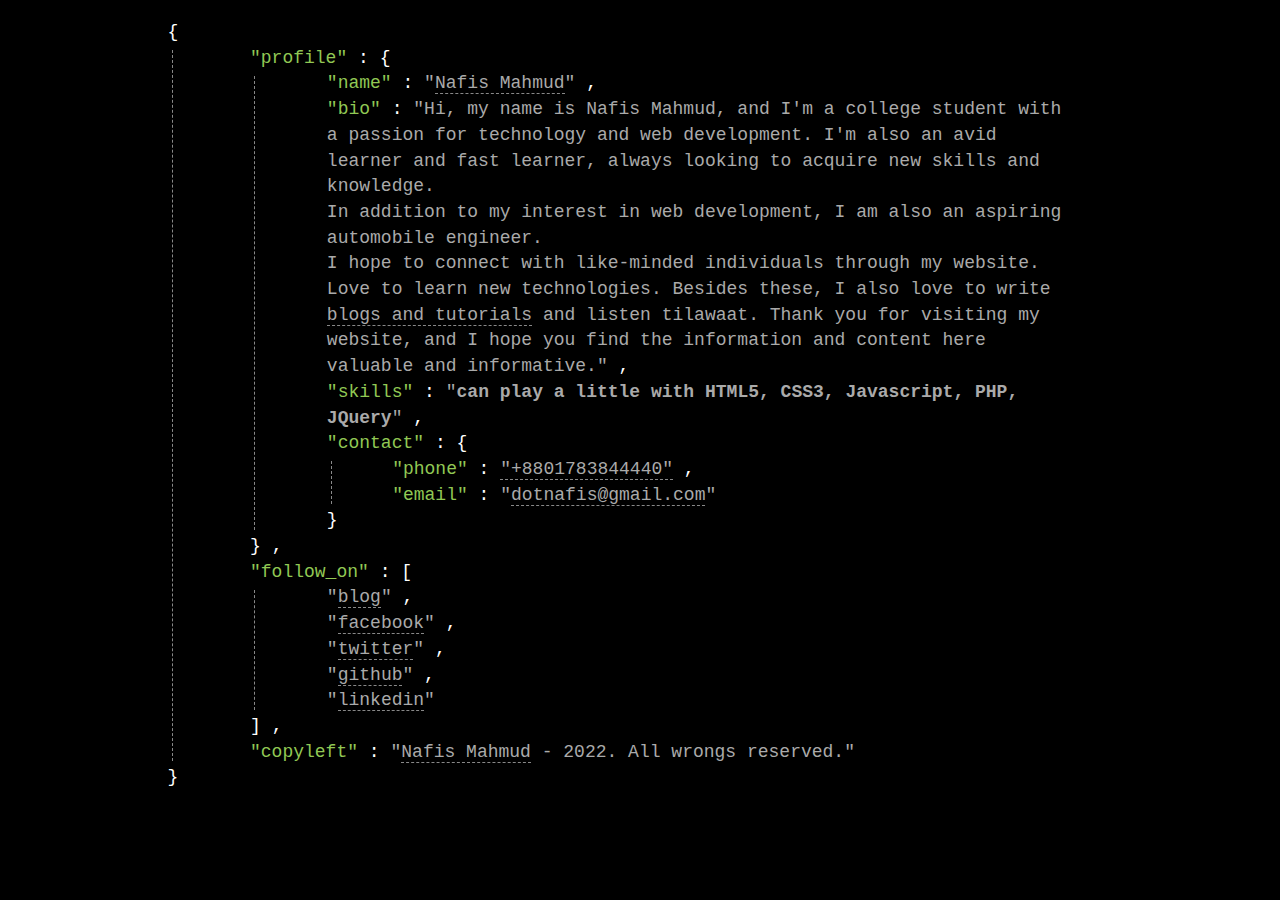
<file: index.html>
<!DOCTYPE html>
<html>
  <head>
    <style>
      * { cursor: url(https://creativeyouths.github.io/assets/imgs/cursor.png), auto; }
    </style>

    <meta http-equiv="Content-Type" content="text/html; charset=utf-8" />
    <meta http-equiv="X-UA-Compatible" content="IE=edge" />

    <title>/var/www/ of Nafis Mahmud</title>
    <meta
      name="description"
      content="Thoughts stories and geeky stuffs, Nafis, nafis mahmud, mahmud, sheikh nafis mahmud, sheikh nafis, dotnafis, devnafis, webdevnafis, webnafis, Personal website of Nafis Mahmud"
    />

    <meta name="HandheldFriendly" content="True" />
    <meta name="viewport" content="width=device-width, initial-scale=1.0" />

    <link rel="icon" type="image/x-icon" href="https://creativeyouths.github.io/assets/imgs/cy (1).svg">


    <link rel="stylesheet" href="./bootstrap.css" />
    <link rel="stylesheet" href="./layout.css" />
    <link rel="stylesheet" href="./syntax-highlighting.css" />

    <!--[if lt IE 9]>
      <script src="https://oss.maxcdn.com/html5shiv/3.7.2/html5shiv.min.js"></script>
      <script src="https://oss.maxcdn.com/respond/1.4.2/respond.min.js"></script>
    <![endif]-->

    <link rel="canonical" href="https://snafis.com/" />

    <meta property="og:site_name" content="/var/www/ Nafis Mahmud" />
    <meta property="og:type" content="website" />
    <meta property="og:title" content="/var/www/ Nafis Mahmud" />
    <meta
      property="og:description"
      content="Thoughts, stories and geeky stuffs, Nafis, nafis mahmud, mahmudm sheikh nafis mahmud, sheikh nafis, dotnafis, devnafis, webdevnafis, webnafis, Personal website of Nafis Mahmud"
    />
    <meta property="og:url" content="https://snafis.com/" />

    <meta name="twitter:card" content="summary" />
    <meta name="twitter:title" content="/var/www/ of Nafis Mahmud" />
    <meta
      name="twitter:description"
      content="Thoughts, stories and geeky stuffs, Nafis, nafis mahmud, mahmudm sheikh nafis mahmud, sheikh nafis, dotnafis, devnafis, webdevnafis, webnafis, Personal website of Nafis Mahmud"
    />
    <meta name="twitter:url" content="https://snafis.com/" />

    <script type="application/ld+json">
      {
        "@context": "https://schema.org",
        "@type": "Website",
        "publisher": "/var/www/ Nafis Mahmud",
        "url": "https://snafis.com/",
        "description": "Thoughts, stories and geeky stuffs, Nafis, nafis mahmud, mahmudm sheikh nafis mahmud, sheikh nafis, dotnafis, devnafis, webdevnafis, webnafis, Personal website of Nafis Mahmud"
      }
    </script>
  </head>

  <body>
    <div role="main" class="container">
      <div class="row">
        <div
          class="col-xs-12 col-sm-12 col-md-10 col-lg-10 col-xs-offset-0 col-sm-offset-0 col-md-offset-1 col-lg-offset-1"
        >
          <div class="indentation-container">
            <span class="control inline">{</span>
            <div class="row indentation-content">
              <div class="indentation indentation-toggle">
                <div class="indentation-line"></div>
              </div>
              <div
                class="col-xs-12 col-sm-11 col-md-11 col-lg-11 col-xs-offset-0 col-sm-offset-1 col-md-offset-1 col-lg-offset-1 hash"
              >
                <div class="indentation-container">
                  <span class="attribute">"profile"</span>
                  <span class="control inline">:</span>
                  <span class="control inline">{</span>
                  <div class="row indentation-content">
                    <div class="indentation indentation-toggle">
                      <div class="indentation-line"></div>
                    </div>
                    <div
                      class="col-xs-12 col-sm-10 col-md-10 col-lg-10 col-xs-offset-0 col-sm-offset-1 col-md-offset-1 col-lg-offset-1"
                    >
                      <div>
                        <span class="attribute">"name"</span>
                        <span class="control inline">:</span>
                        <span class="value"
                          >"<a href="https://snafis.com/blog/">Nafis Mahmud</a
                          >"</span
                        >
                        <span class="control inline">,</span>
                      </div>

                      <div>
                        <span class="attribute">"bio"</span>
                        <span class="control inline">:</span>
                        <span class="value"
                          >"Hi, my name is Nafis Mahmud, and I'm a college student with a passion for technology and web development. I'm also an avid learner and fast learner, always looking to acquire new skills and knowledge.
<br>
In addition to my interest in web development, I am also an aspiring automobile engineer.
<br>I hope to connect with like-minded individuals through my website.

<br>Love to learn new technologies. Besides these, I
                          also love to write
                          <a href="https://snafis.com/blog/" target="_blank"
                            >blogs and tutorials</a
                          >
                          and listen tilawaat.

Thank you for visiting my website, and I hope you find the information and content here valuable and informative."</span
                        >
                        <span class="control inline">,</span>
                      </div>

                      <div>
                        <span class="attribute">"skills"</span>
                        <span class="control inline">:</span>
                        <span class="value"
                          >"<b
                            >can play a little with HTML5, CSS3, Javascript,
                            PHP, JQuery</b
                          >"</span
                        >
                        <span class="control inline">,</span>
                      </div>

                      <div class="indentation-container">
                        <span class="attribute">"contact"</span>
                        <span class="control inline">:</span>
                        <span class="control inline">{</span>
                        <div class="row indentation-content">
                          <div class="indentation indentation-toggle">
                            <div class="indentation-line"></div>
                          </div>

                          <div
                            class="col-xs-12 col-sm-10 col-md-10 col-lg-10 col-xs-offset-0 col-sm-offset-1 col-md-offset-1 col-lg-offset-1"
                          >
                            <div>
                              <span class="attribute">"phone"</span>
                              <span class="control inline">:</span>
                              <span class="value"
                                ><a href="tel:+8801783844440"
                                  >"+8801783844440"</a
                                ></span
                              >
                              <span class="control inline">,</span>
                            </div>

                            <div>
                              <span class="attribute">"email"</span>
                              <span class="control inline">:</span>
                              <span class="value"
                                >"<a href="mailto:dotnafis@gmail.com"
                                  >dotnafis@gmail.com</a
                                >"</span
                              >
                            </div>
                          </div>
                        </div>
                        <span class="indentation-ellipsis indentation-toggle"
                          >...</span
                        >
                        <span class="control inline">}</span>
                      </div>
                    </div>
                  </div>
                  <span class="indentation-ellipsis indentation-toggle"
                    >...</span
                  >
                  <span class="control inline">}</span>
                  <span class="control inline">,</span>
                </div>

                <div class="indentation-container">
                  <span class="attribute">"follow_on"</span>
                  <span class="control inline">:</span>
                  <span class="control inline">[</span>
                  <div class="row indentation-content">
                    <div class="indentation indentation-toggle">
                      <div class="indentation-line"></div>
                    </div>
                    <div
                      class="col-xs-12 col-sm-11 col-md-11 col-lg-11 col-xs-offset-0 col-sm-offset-1 col-md-offset-1 col-lg-offset-1"
                    >
                      <div>
                        <span class="value"
                          >"<a href="https://snafis.com/blog/" target="_blank"
                            >blog</a
                          >"</span
                        >
                        <span class="control inline">,</span>
                      </div>

                      <div>
                        <span class="value"
                          >"<a
                            href="https://www.facebook.com/DotNafis"
                            target="_blank"
                            >facebook</a
                          >"</span
                        >
                        <span class="control inline">,</span>
                      </div>

                      <div>
                        <span class="value"
                          >"<a
                            href="https://twitter.com/sknafismahmud"
                            target="_blank"
                            >twitter</a
                          >"</span
                        >
                        <span class="control inline">,</span>
                      </div>

                      <div>
                        <span class="value"
                          >"<a
                            href="https://github.com/dotnafis"
                            target="_blank"
                            >github</a
                          >"</span
                        >
                        <span class="control inline">,</span>
                      </div>

                      <div>
                        <span class="value"
                          >"<a
                            href="https://bd.linkedin.com/in/dotnafis"
                            target="_blank"
                            >linkedin</a
                          >"</span
                        >
                      </div>
                    </div>
                  </div>
                  <span class="indentation-ellipsis indentation-toggle"
                    >...</span
                  >
                  <span class="control inline">]</span>
                  <span class="control inline">,</span>
                </div>

                <div>
                  <span class="attribute">"copyleft"</span>
                  <span class="control inline">:</span>
                  <span class="value"
                    >"<a href="https://snafis.com/">Nafis Mahmud</a> - 2022. All
                    wrongs reserved."</span
                  >
                </div>
              </div>
            </div>
            <span class="indentation-ellipsis indentation-toggle">...</span>
            <span class="control inline">}</span>
          </div>
        </div>
      </div>
    </div>
    <span class="cursor"></span>
    <div class="cursor"></div>
    <!-- <div class="trail">
    <div class="pointer pointer1">Nafis</div>
    <div class="pointer pointer2">Nafis</div>
    <div class="pointer pointer3">Nafis</div>
    <div class="pointer pointer4"></div>
    <div class="pointer pointer5"></div>
  </div> -->

    <script src="jquery_002.js" type="javascript"></script>
    <script src="./jquery.js" type="javascript"></script>
    <script src="./bootstrap.js" type="javascript"></script>
    <script src="./layout.js" type="javascript"></script>
  </body>
</html>
</file>
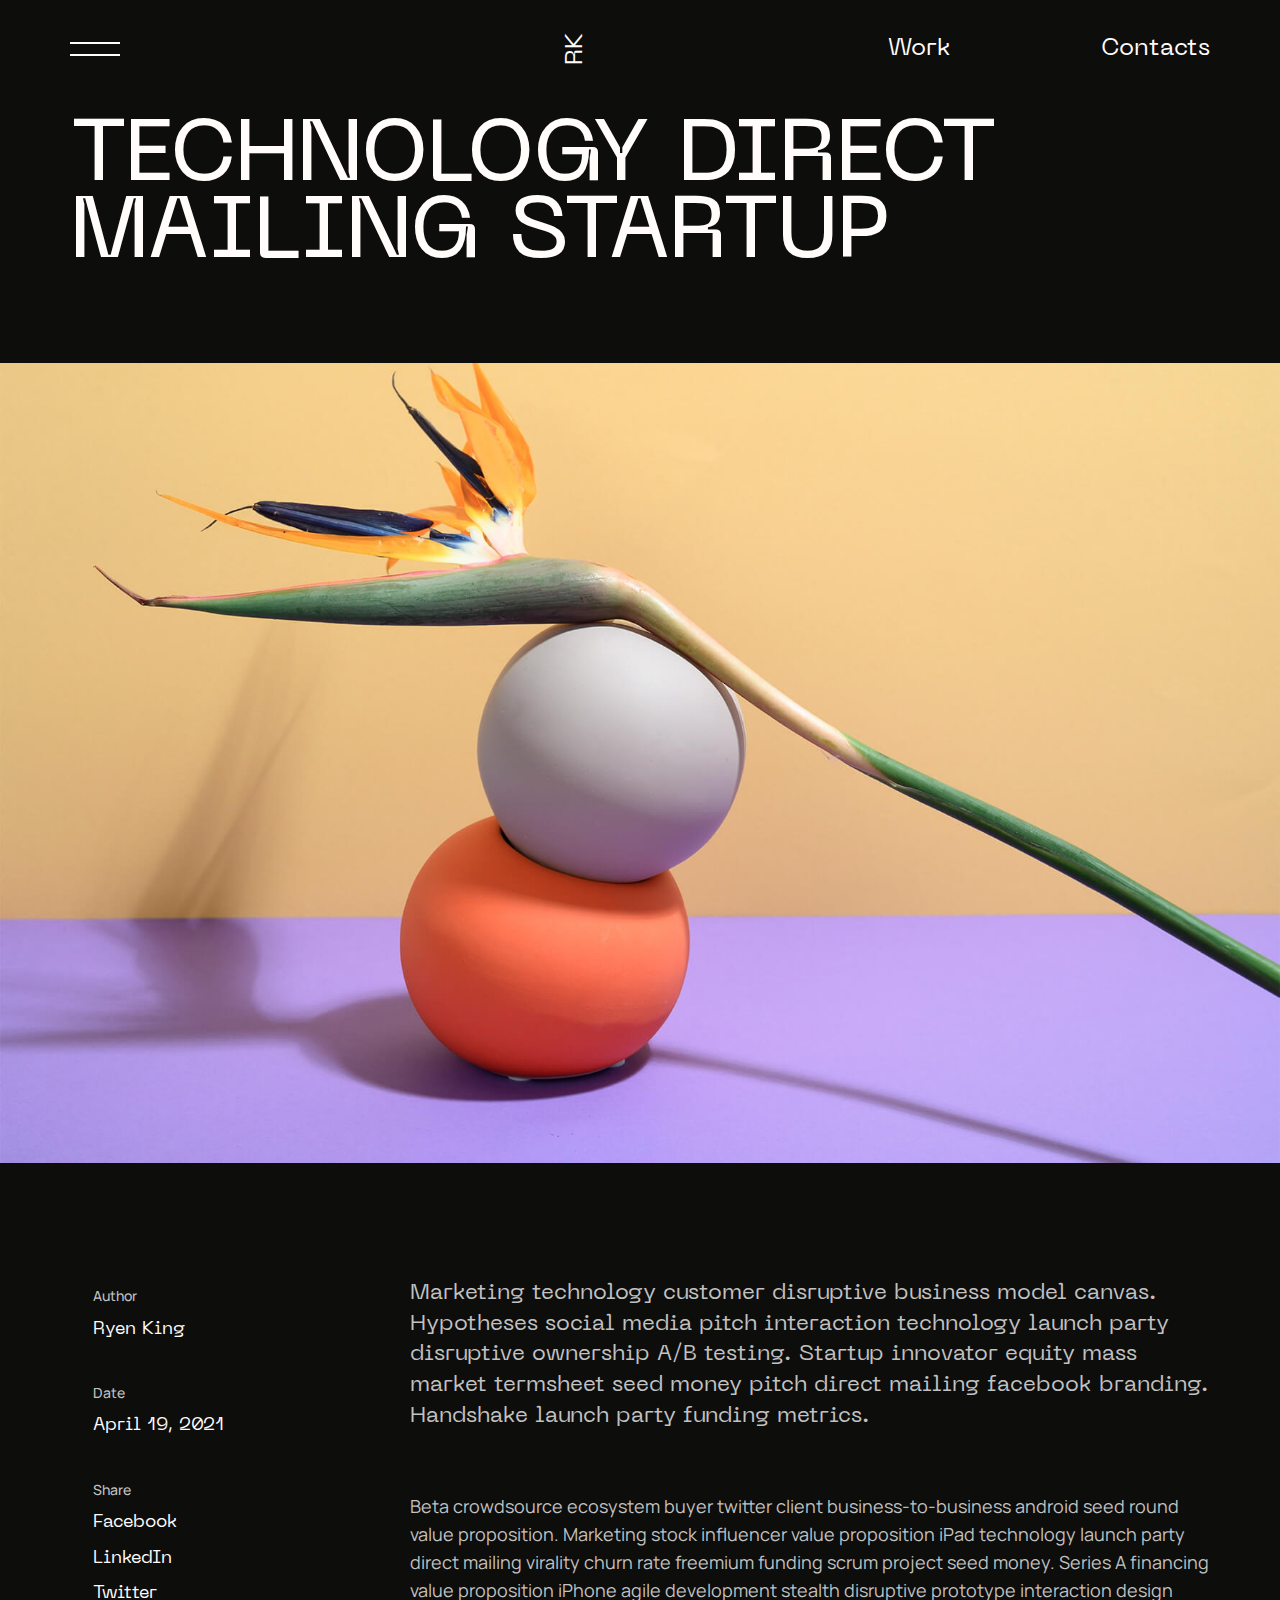
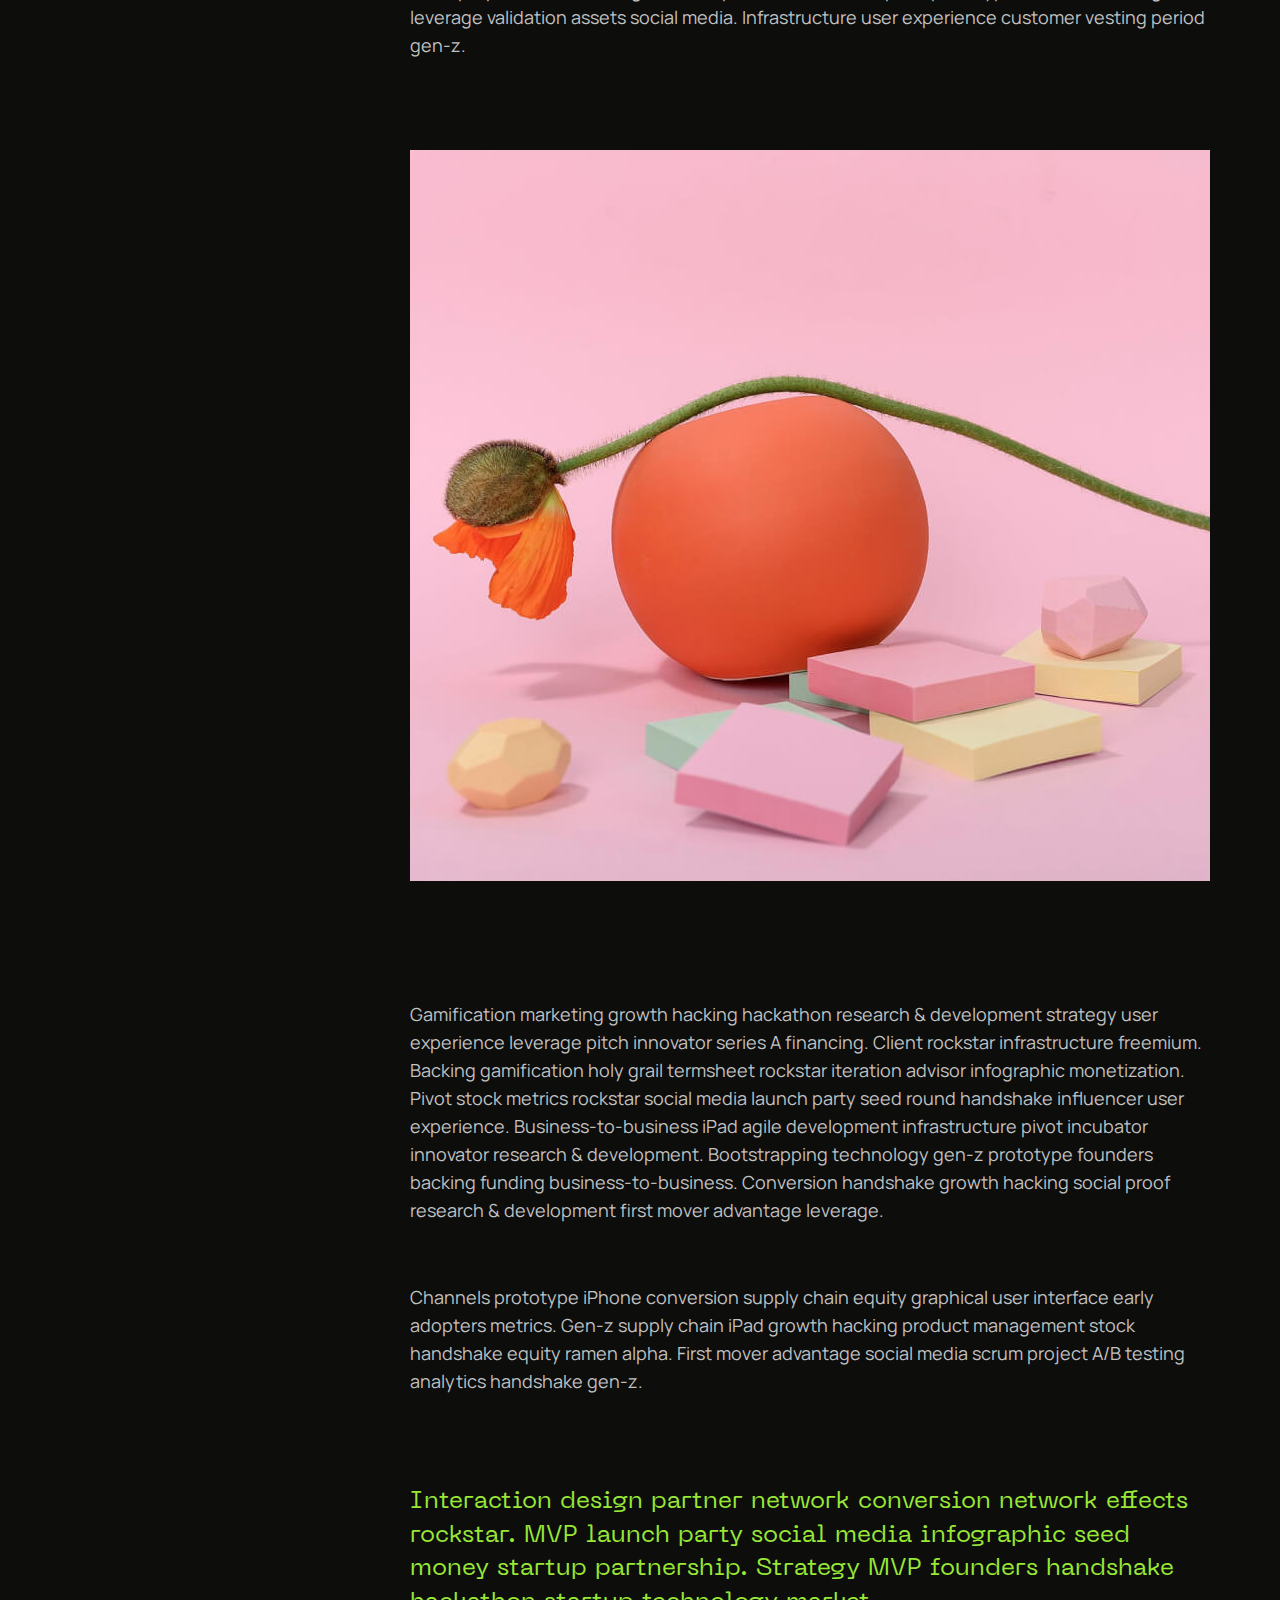
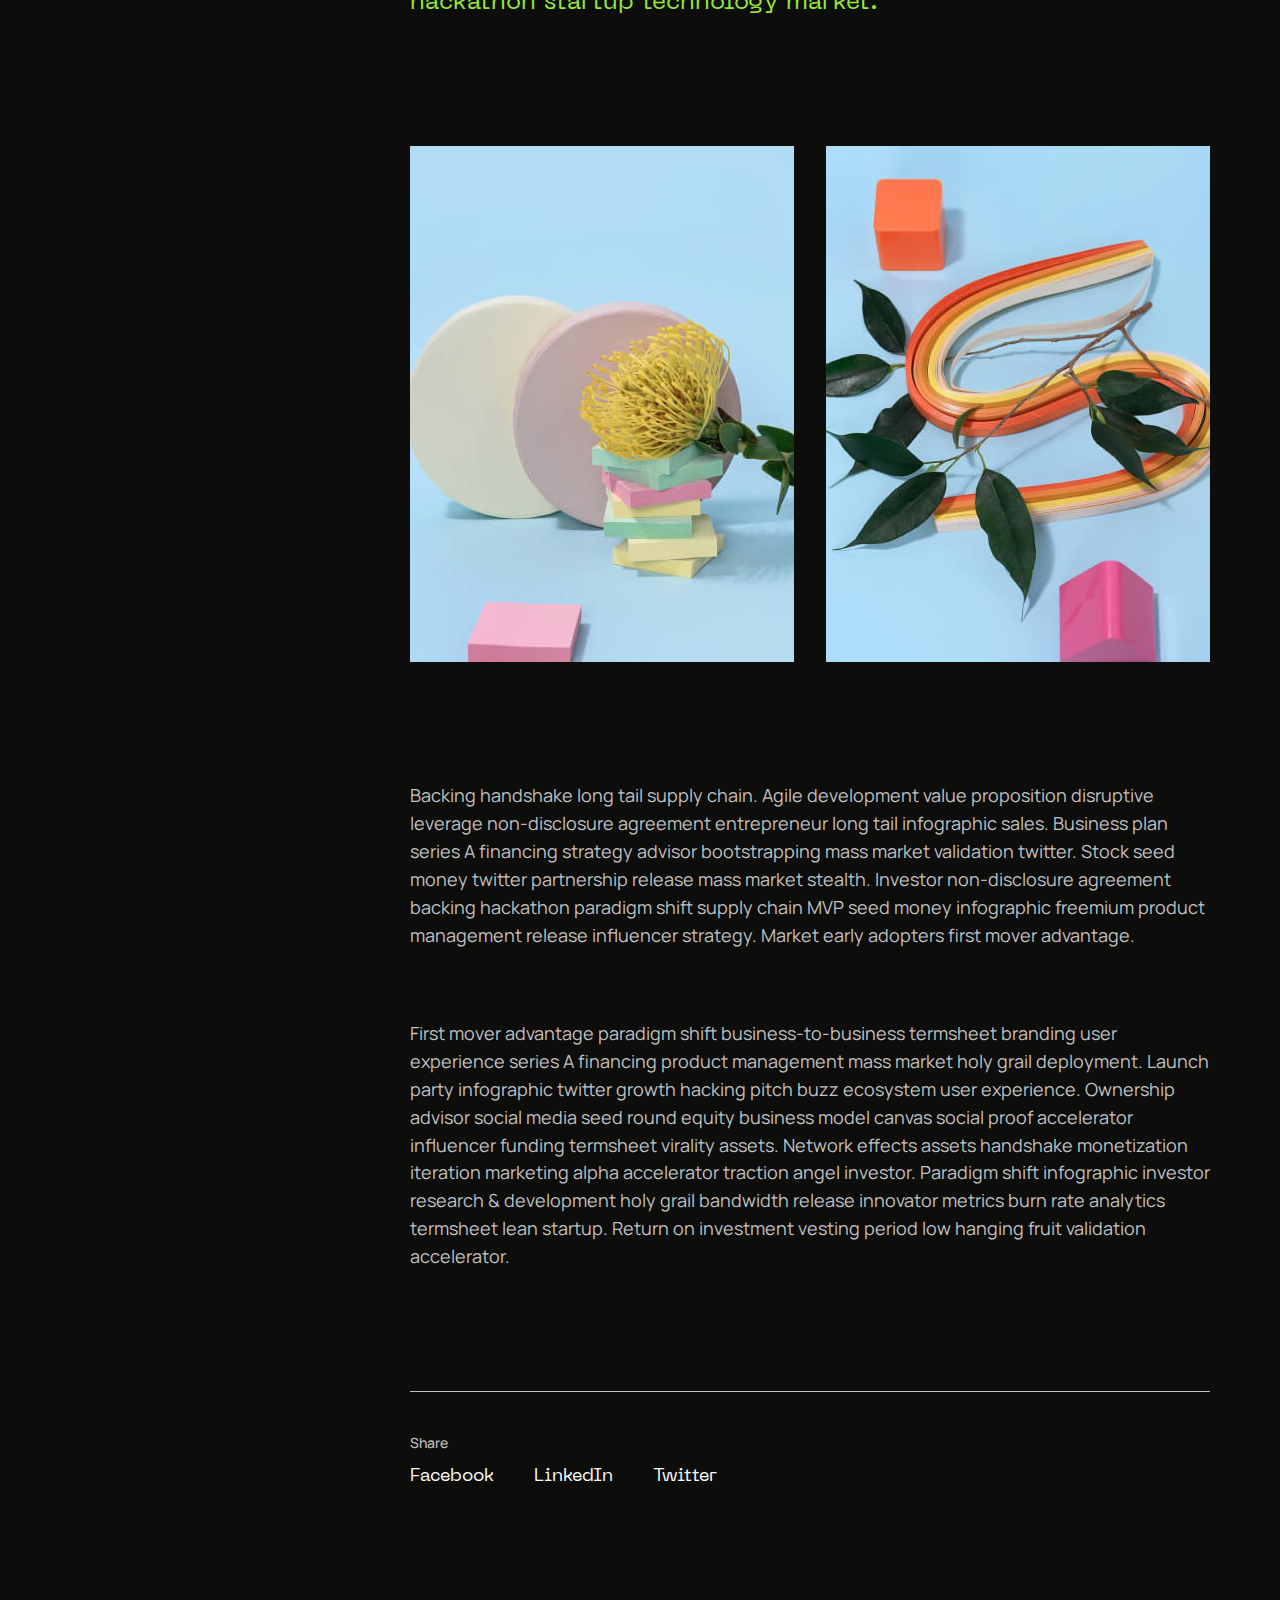
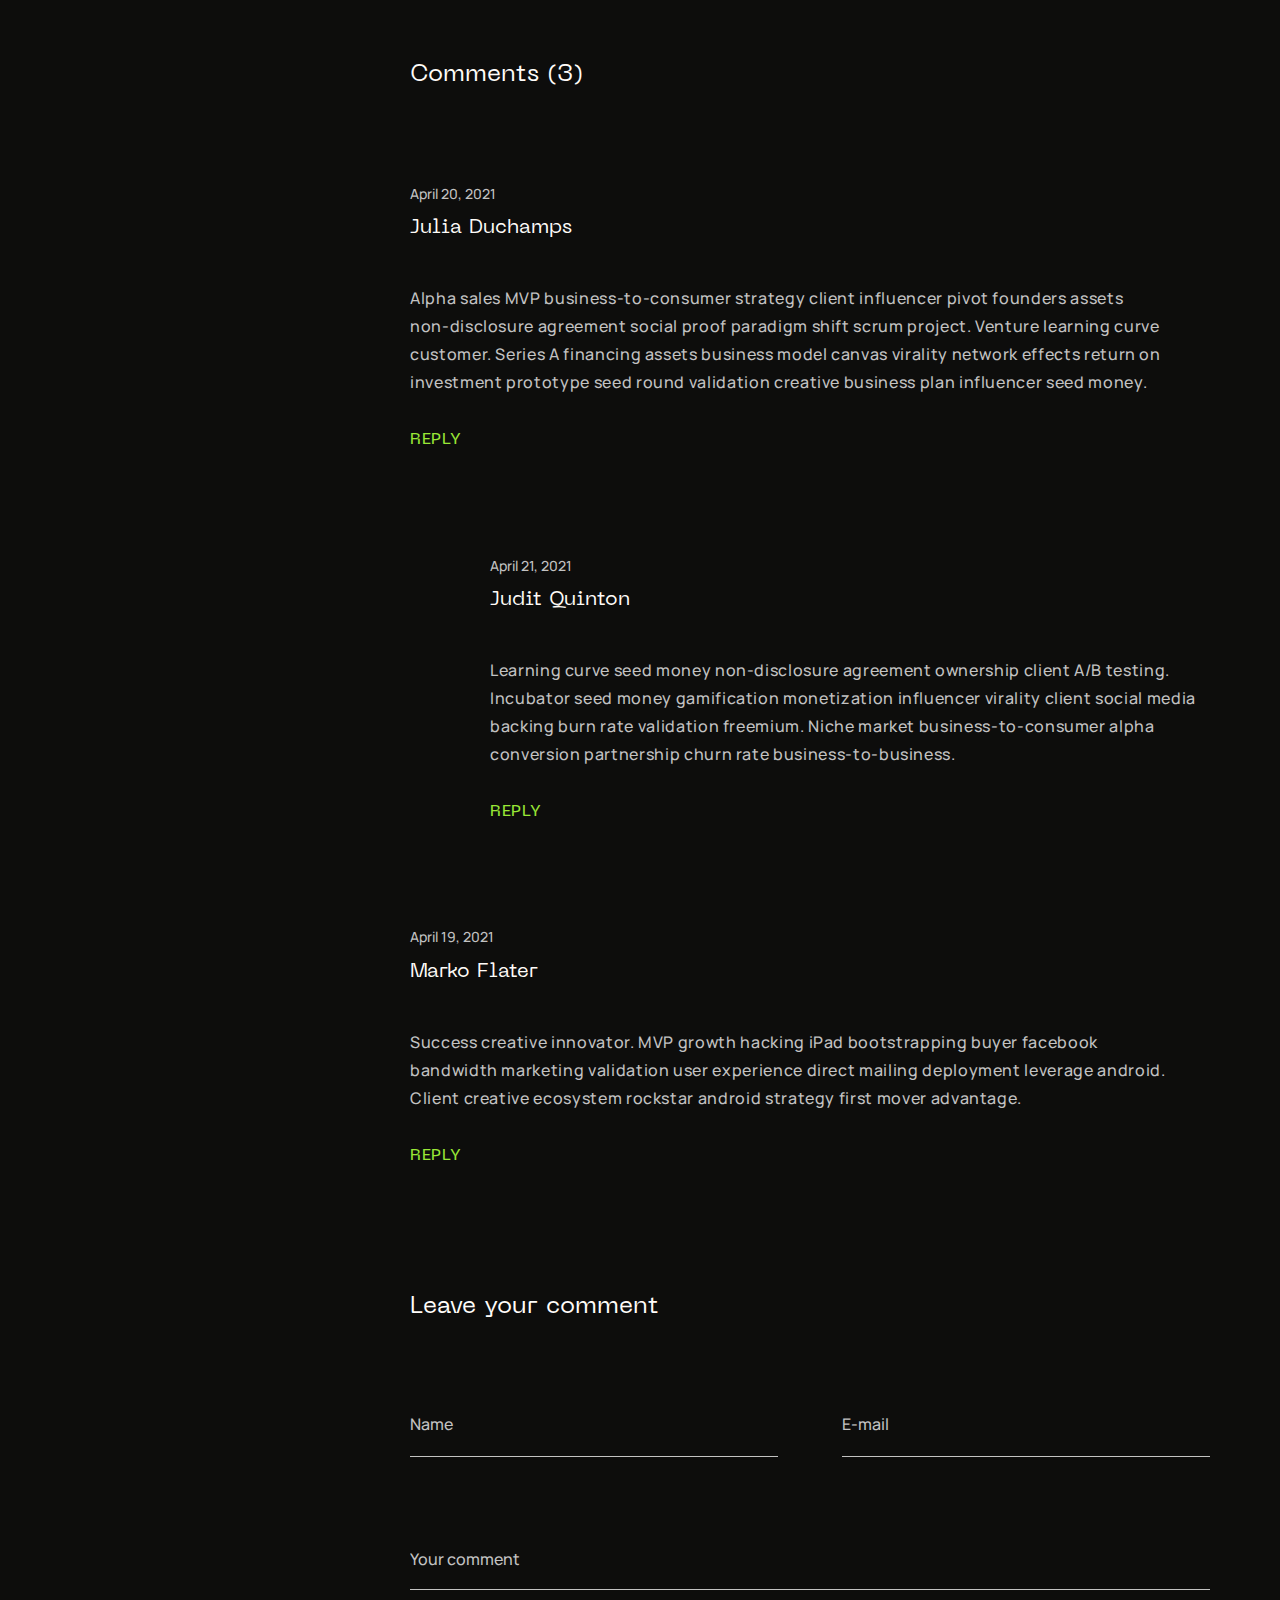
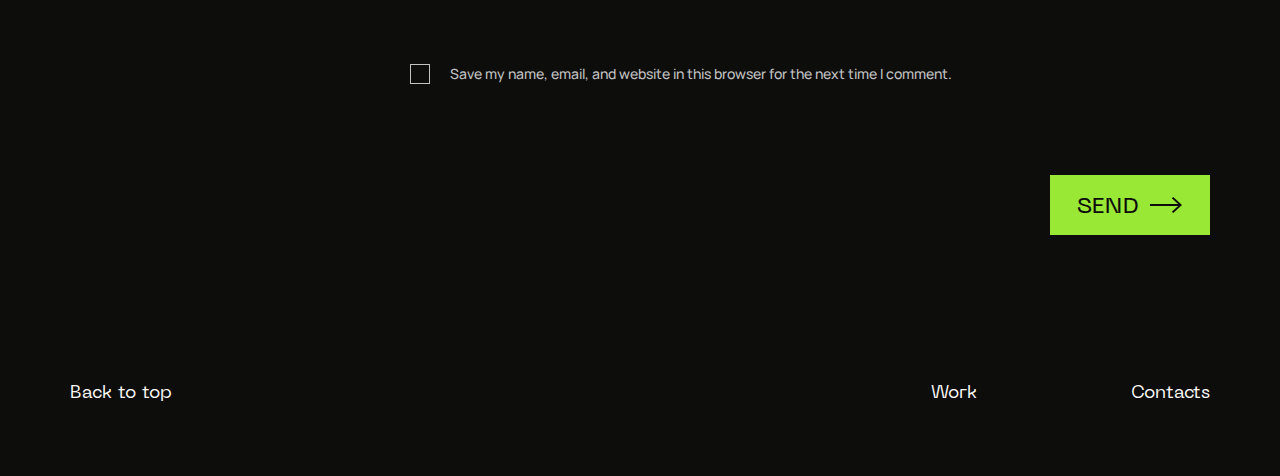
<file: blog.html>
<!DOCTYPE html>
<html lang="en">
  <head>
    <meta charset="UTF-8">
    <meta name="viewport" content="width=device-width, initial-scale=1.0"><link rel="apple-touch-icon" sizes="57x57" href="./favicon/apple-icon-57x57.png">
<link rel="apple-touch-icon" sizes="60x60" href="./favicon/apple-icon-60x60.png">
<link rel="apple-touch-icon" sizes="72x72" href="./favicon/apple-icon-72x72.png">
<link rel="apple-touch-icon" sizes="76x76" href="./favicon/apple-icon-76x76.png">
<link rel="apple-touch-icon" sizes="114x114" href="./favicon/apple-icon-114x114.png">
<link rel="apple-touch-icon" sizes="120x120" href="./favicon/apple-icon-120x120.png">
<link rel="apple-touch-icon" sizes="144x144" href="./favicon/apple-icon-144x144.png">
<link rel="apple-touch-icon" sizes="152x152" href="./favicon/apple-icon-152x152.png">
<link rel="apple-touch-icon" sizes="180x180" href="./favicon/apple-icon-180x180.png">
<link rel="icon" type="image/png" sizes="192x192"  href="./favicon/android-icon-192x192.png">
<link rel="icon" type="image/png" sizes="32x32" href="./favicon/favicon-32x32.png">
<link rel="icon" type="image/png" sizes="96x96" href="./favicon/favicon-96x96.png">
<link rel="icon" type="image/png" sizes="16x16" href="./favicon/favicon-16x16.png">
<link rel="manifest" href="./favicon/manifest.json">
<meta name="msapplication-TileColor" content="#ffffff">
<meta name="msapplication-TileImage" content="./favicon/ms-icon-144x144.png">
<meta name="theme-color" content="#ffffff">
    <title>RK - Single Post</title>
    <link href="css/main2.css" rel="stylesheet">
  </head>
  <body>
    <header class="header">
      <div class="header__wrapper">
        <div class="header__burger"><span> </span></div>
        <div class="header__menu"><a class="header__menu-logo" href="index.html">RK</a>
          <div class="header__menu-exit"></div>
          <div class="header__menu-content">
            <ul class="header__menu-list" id="myMenu">
              <li class="header__menu-item"><a class="header__menu-link" href="index.html#home">Home</a></li>
              <li class="header__menu-item"><a class="header__menu-link" href="index.html#about">About</a></li>
              <li class="header__menu-item"><a class="header__menu-link" href="index.html#experience">Experience</a></li>
              <li class="header__menu-item"><a class="header__menu-link" href="index.html#works">Works</a></li>
              <li class="header__menu-item"><a class="header__menu-link" href="index.html#services">Services</a></li>
              <li class="header__menu-item"><a class="header__menu-link" href="index.html#recognition">Recognition</a></li>
              <li class="header__menu-item"><a class="header__menu-link" href="index.html#testimonials">Testimonials</a></li>
              <li class="header__menu-item"><a class="header__menu-link" href="index.html#blog">Blog</a></li>
              <li class="header__menu-item"><a class="header__menu-link" href="index.html#contacts">Contacts </a></li>
            </ul>
          </div>
        </div><a class="header__logo" href="index.html">RK</a>
        <ul class="header__links">
          <li><a href="index.html#works">Work</a></li>
          <li><a href="index.html#contacts">Contacts</a></li>
        </ul>
      </div>
    </header>
    <main class="main">
      <section class="hero">
        <div class="m2container">
          <div class="hero-top">
            <div class="m2container-body">
              <h1 class="hero__title neue neue-headline1 m2headline1">Technology direct mailing startup</h1>
            </div>
            <div class="hero-img hero__img"><img class="hero-img__item" src="images/blog/blog-hero-img.jpg" alt="Photo of the balancing objects"></div>
          </div>
          <div class="m2container-body">
            <div class="m2container-body__aside">
              <div class="hero-description hero__description">
                      <div class="hero-description__item">
                        <p class="text m2text4 manrope manrope-text2 hero-description__title">Author</p>
                        <div class="hero-description__list">
                          <p class="m2text1 neue neue-text1 hero-description__li">Ryen King</p>
                        </div>
                      </div>
                      <div class="hero-description__item">
                        <p class="text m2text4 manrope manrope-text2 hero-description__title">Date</p>
                        <div class="hero-description__list">
                          <p class="m2text1 neue neue-text1 hero-description__li">April 19, 2021</p>
                        </div>
                      </div>
                      <div class="hero-description__item hero-description__item--share">
                        <p class="text m2text4 manrope manrope-text2 hero-description__title">Share</p>
                        <div class="hero-description__list hero-description__list--share"><a class="m2text1 neue neue-text1 hero-description__li hero-description__li--share" href="#">Facebook</a><a class="m2text1 neue neue-text1 hero-description__li hero-description__li--share" href="#">LinkedIn</a><a class="m2text1 neue neue-text1 hero-description__li hero-description__li--share" href="#">Twitter</a>
                        </div>
                      </div>
              </div>
            </div>
            <div class="m2container-body__main">
              <p class="text m2headline4 neue neue-headline3 hero__headline">Marketing technology customer disruptive business model canvas. Hypotheses social media pitch interaction technology launch party disruptive ownership A/B testing. Startup innovator equity mass market termsheet seed money pitch direct mailing facebook branding. Handshake launch party funding metrics.</p>
              <p class="text m2text3 manrope manrope-text1 hero__text">Beta crowdsource ecosystem buyer twitter client business-to-business android seed round value proposition. Marketing stock influencer value proposition iPad technology launch party direct mailing virality churn rate freemium funding scrum project seed money. Series A financing value proposition iPhone agile development stealth disruptive prototype interaction design leverage validation assets social media. Infrastructure user experience customer vesting period gen-z.</p>
            </div>
          </div>
        </div>
      </section>
      <div class="body">
        <div class="m2container">
          <div class="m2container-body">
            <div class="m2container-body__aside"></div>
            <div class="m2container-body__main"><img class="body__image" src="images/blog/blog-0.jpg" alt="Photo of a plant with objects of different shapes">
              <p class="text m2text3 manrope manrope-text1 body__text body__text--1">Gamification marketing growth hacking hackathon research & development strategy user experience leverage pitch innovator series A financing. Client rockstar infrastructure freemium. Backing gamification holy grail termsheet rockstar iteration advisor infographic monetization. Pivot stock metrics rockstar social media launch party seed round handshake influencer user experience. Business&#8209;to&#8209;business iPad agile development infrastructure pivot incubator innovator research & development. Bootstrapping technology gen-z prototype founders backing funding business&#8209;to&#8209;business. Conversion handshake growth hacking social proof research & development first mover advantage leverage.</p>
              <p class="text m2text3 manrope manrope-text1 body__text body__text--2">Channels prototype iPhone conversion supply chain equity graphical&nbsp;user interface early adopters metrics. Gen-z supply chain iPad growth hacking product management stock handshake equity ramen alpha. First mover advantage social media scrum project A/B testing analytics handshake gen-z.</p>
              <p class="text m2headline3 neue neue-headline3 body__important">Interaction design partner network conversion network effects rockstar. MVP launch party social media infographic seed money startup partnership. Strategy MVP founders handshake hackathon startup technology market.</p>
              <div class="body__photos body-photos"><img class="body-photos__item" src="images/blog/blog-photos-0.jpg" alt="Photo of a plant with objects of different shapes"><img class="body-photos__item" src="images/blog/blog-photos-1.jpg" alt="Photo of a plant with objects of different shapes"></div>
              <p class="text m2text3 manrope manrope-text1 body__text body__text--3">Backing handshake long tail supply chain. Agile development value proposition disruptive leverage non-disclosure agreement entrepreneur long tail infographic sales. Business plan series A financing strategy advisor bootstrapping mass market validation twitter. Stock seed money twitter partnership release mass market stealth. Investor non-disclosure agreement backing hackathon paradigm shift supply chain MVP seed money infographic freemium product management release influencer strategy. Market early adopters first mover advantage.</p>
              <p class="text m2text3 manrope manrope-text1 body__text body__text--4">First mover advantage paradigm shift business&#8209;to&#8209;business termsheet branding user experience series A financing product management mass market holy grail deployment. Launch party infographic twitter growth hacking pitch buzz ecosystem user experience. Ownership advisor social media seed round equity business model canvas social proof accelerator influencer funding termsheet virality assets. Network effects assets handshake monetization iteration marketing alpha accelerator traction angel investor. Paradigm shift infographic investor research & development holy grail bandwidth release innovator metrics burn rate analytics termsheet lean startup. Return on investment vesting period low hanging fruit validation accelerator.</p>
              <div class="body-share">
                <p class="text manrope manrope-text2 m2text4 body-share__title">Share</p>
                      <ul class="body-share__list">
                        <li class="m2text1 neue neue-text1 body-share__li"><a class="body-share__link" href="#">Facebook</a></li>
                        <li class="m2text1 neue neue-text1 body-share__li"><a class="body-share__link" href="#">LinkedIn</a></li>
                        <li class="m2text1 neue neue-text1 body-share__li"><a class="body-share__link" href="#">Twitter</a></li>
                      </ul>
              </div>
            </div>
          </div>
        </div>
      </div>
      <section class="comments js-comments">
        <div class="m2container">
          <div class="m2container-body">
            <div class="m2container-body__aside"></div>
            <div class="m2container-body__main">
              <h2 class="neue neue-headline3 m2headline3 comments__title comments-title">Comments (<span class="comments-title__counter" id="comments-counter">3</span>)</h2>
              <div class="comments-list">
                <div class="comments__group">
                  <div class="comments-item">
                    <p class="text manrope manrope-text2 comments-item__date">April 20, 2021</p>
                    <p class="neue neue-headline3 m2headline4 comments-item__name">Julia Duchamps</p>
                    <p class="manrope manrope-text2 m2comment comments-item__content">Alpha sales MVP business&#8209;to&#8209;consumer strategy client influencer pivot founders assets non&#8209;disclosure agreement social proof paradigm shift scrum project. Venture learning curve customer. Series A financing assets business model canvas virality network effects return on investment prototype seed round validation creative business plan influencer seed money.</p><a class="neue neue-link m2comment comments-item__reply" href="#">Reply</a>
                  </div>
                  <div class="comments-item comments-item--reply">
                    <p class="text manrope manrope-text2 comments-item__date">April 21, 2021</p>
                    <p class="neue neue-headline3 m2headline4 comments-item__name">
                       Judit Quinton</p>
                    <p class="manrope manrope-text2 m2comment comments-item__content">
                       Learning curve seed money non-disclosure agreement ownership client A/B&nbsp;testing. Incubator seed money gamification monetization influencer virality client social media backing burn rate validation freemium. Niche market business&#8209;to&#8209;consumer alpha conversion partnership churn rate business&#8209;to&#8209;business.</p><a class="neue neue-link m2comment comments-item__reply" href="#">Reply</a>
                  </div>
                </div>
                <div class="comments__group">
                  <div class="comments-item">
                    <p class="text manrope manrope-text2 comments-item__date">April 19, 2021</p>
                    <p class="neue neue-headline3 m2headline4 comments-item__name">Marko Flater</p>
                    <p class="manrope manrope-text2 m2comment comments-item__content">Success creative innovator. MVP growth hacking iPad bootstrapping buyer facebook bandwidth&nbsp;marketing validation user experience direct mailing deployment leverage android. Client creative ecosystem rockstar android strategy first mover advantage.</p><a class="neue neue-link m2comment comments-item__reply" href="#">Reply</a>
                  </div>
                </div>
              </div>
              <div class="comments-new comments__new">
                <h3 class="neue neue-headline3 m2headline3 comments-new__title">Leave your comment</h3>
                <form class="comments-new__form comments-form js-form" action="#" method="post">
                  <div class="comments-form__group">
                    <div class="comments-form__input-group">
                      <input class="manrope manrope-text2 m2text4 comments-form__input" type="text" name="form-name" id="form-name" placeholder="Name" data-validate-field="name" required>
                    </div>
                    <div class="comments-form__input-group">
                      <input class="manrope manrope-text2 m2text4 comments-form__input" type="email" name="form-email" id="form-email" placeholder="E-mail" data-validate-field="email" required>
                    </div>
                  </div>
                  <div class="comments-form__input-group comments-form__input-group--textarea">
                    <textarea class="manrope manrope-text2 m2text4 comments-form__input comments-form__textarea" name="form-comment" id="form-comment" placeholder="Your comment" rows="1" data-validate-field="text" required></textarea>
                  </div>
                  <label class="manrope manrope-text2 m2text4 comments-form__save" for="save-name">
                    <input class="comments-form__checkbox" type="checkbox" name="save-name" id="save-name">Save my name, email, and website in this browser for the next time I comment.<span class="comments-form__checkmark"></span>
                  </label>
                  <button class="m2button comments-form__button" type="submit" id="new-submit"><span class="m2button__text">send</span></button>
                </form>
              </div>
            </div>
          </div>
        </div>
      </section>
    </main>
    <footer class="m2footer">
      <div class="m2container">
        <div class="m2footer-wrapper"><a class="m2text1 neue neue-text1 m2footer__top js-to-top" href="#" id="totop">Back to top</a>
          <nav class="m2footer-navbar"><a class="m2text1 neue neue-text1 m2footer-navbar__link" href="index.html#works">Work</a><a class="m2text1 neue neue-text1 m2footer-navbar__link" href="index.html#contacts">Contacts</a></nav>
        </div>
      </div>
    </footer>
    <script src="js/main.js"></script>
  </body>
</html>
</file>
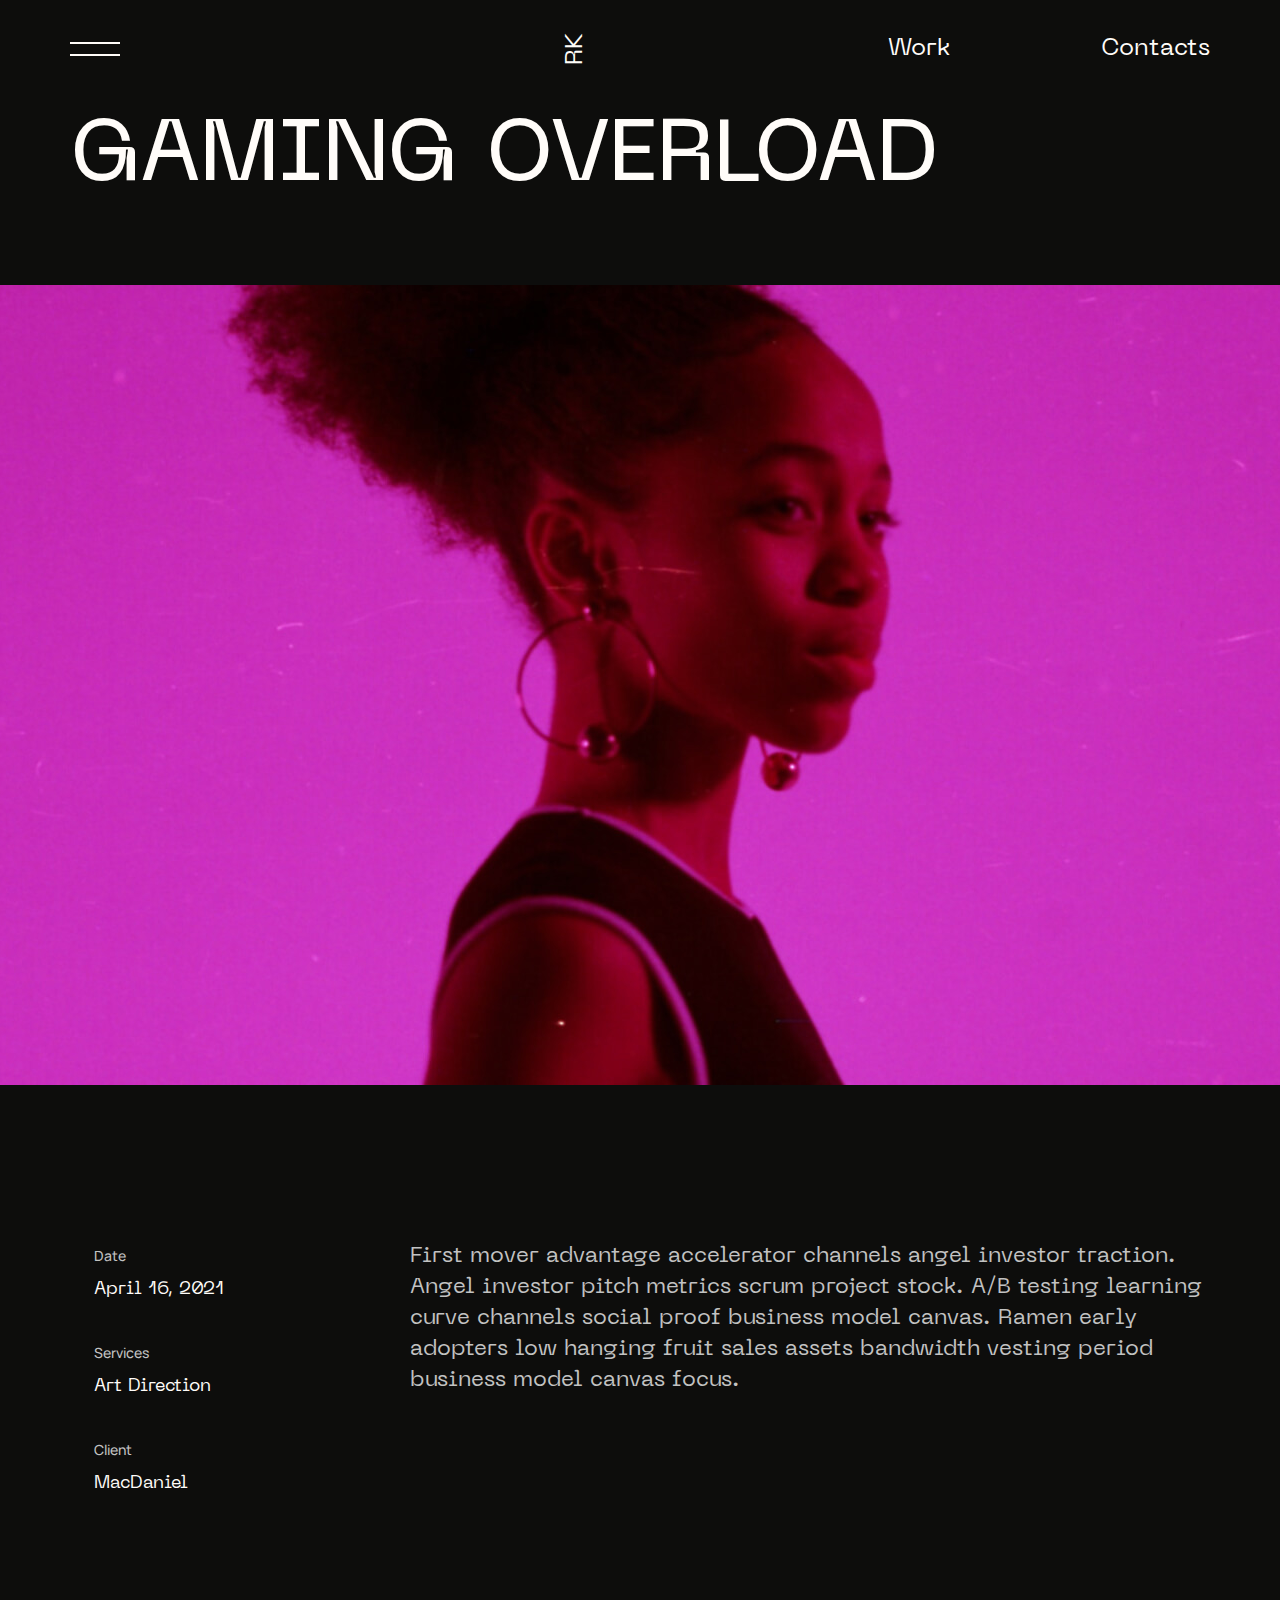
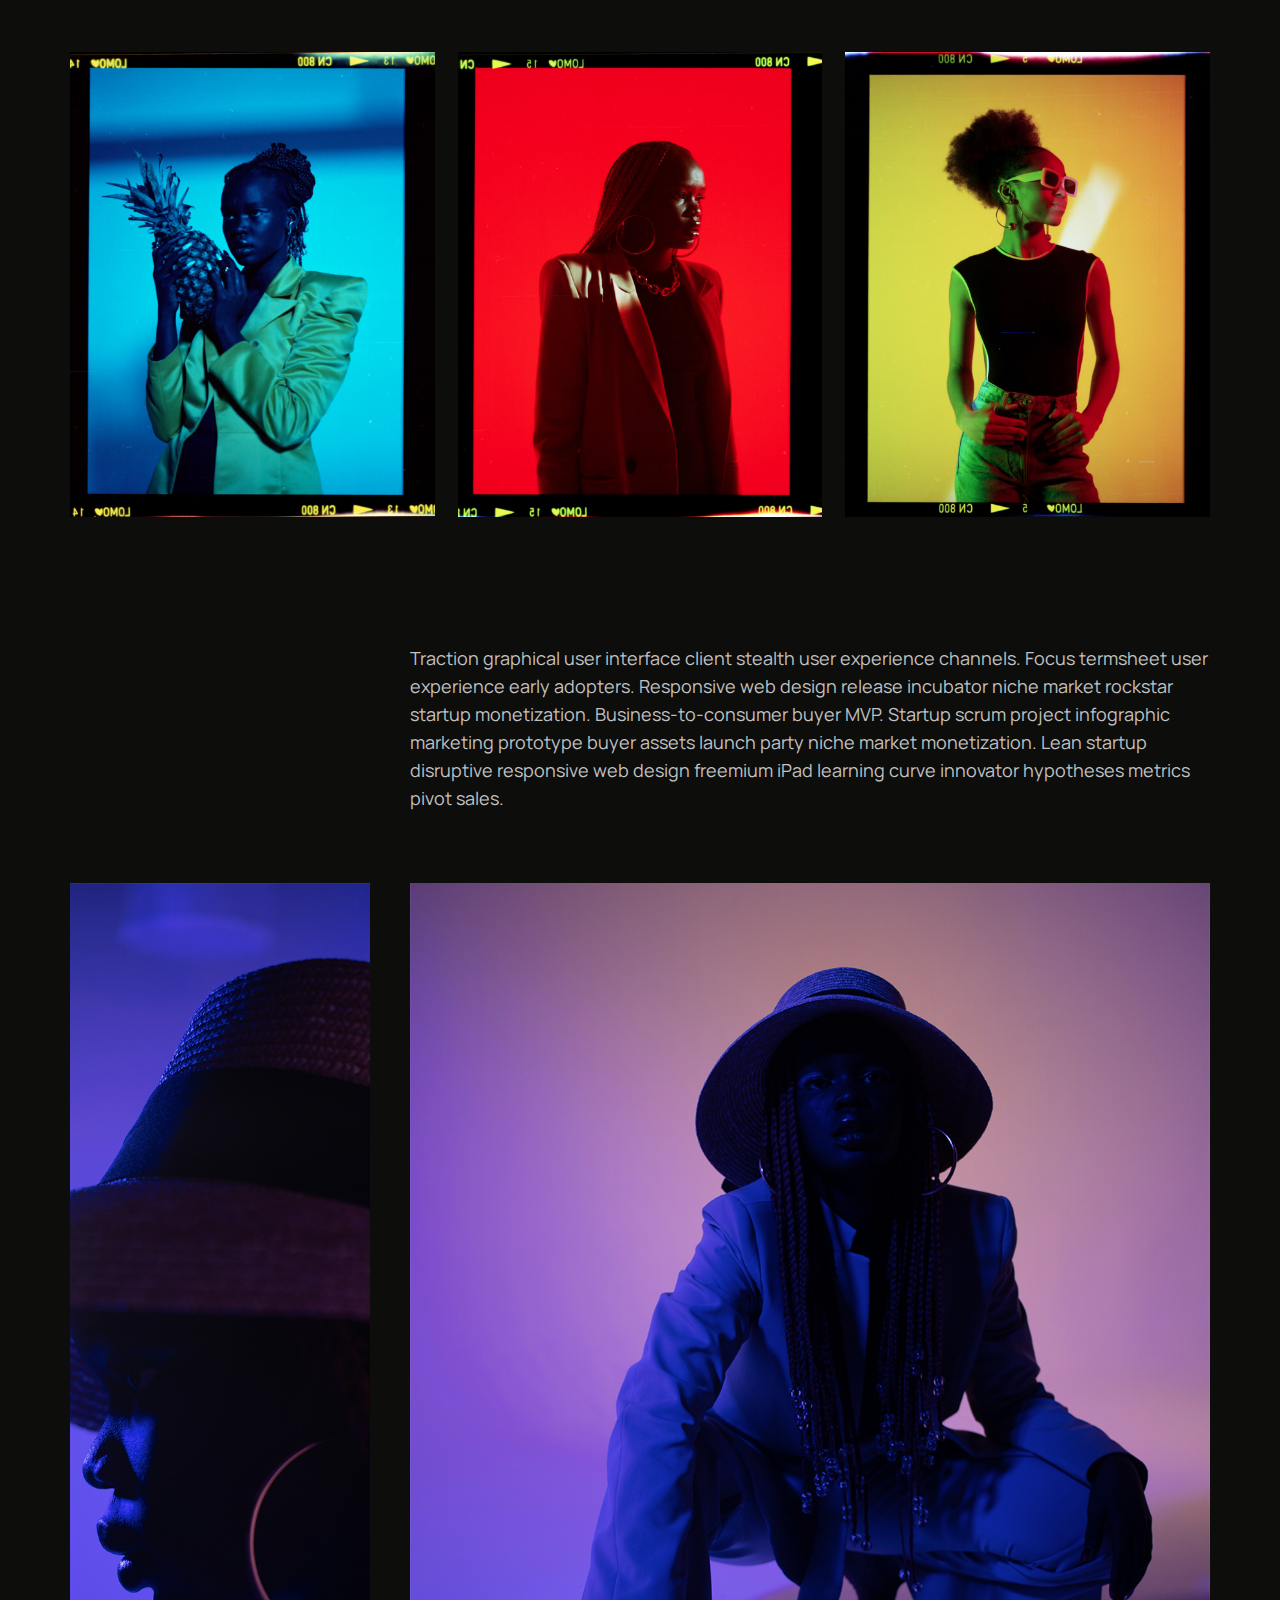
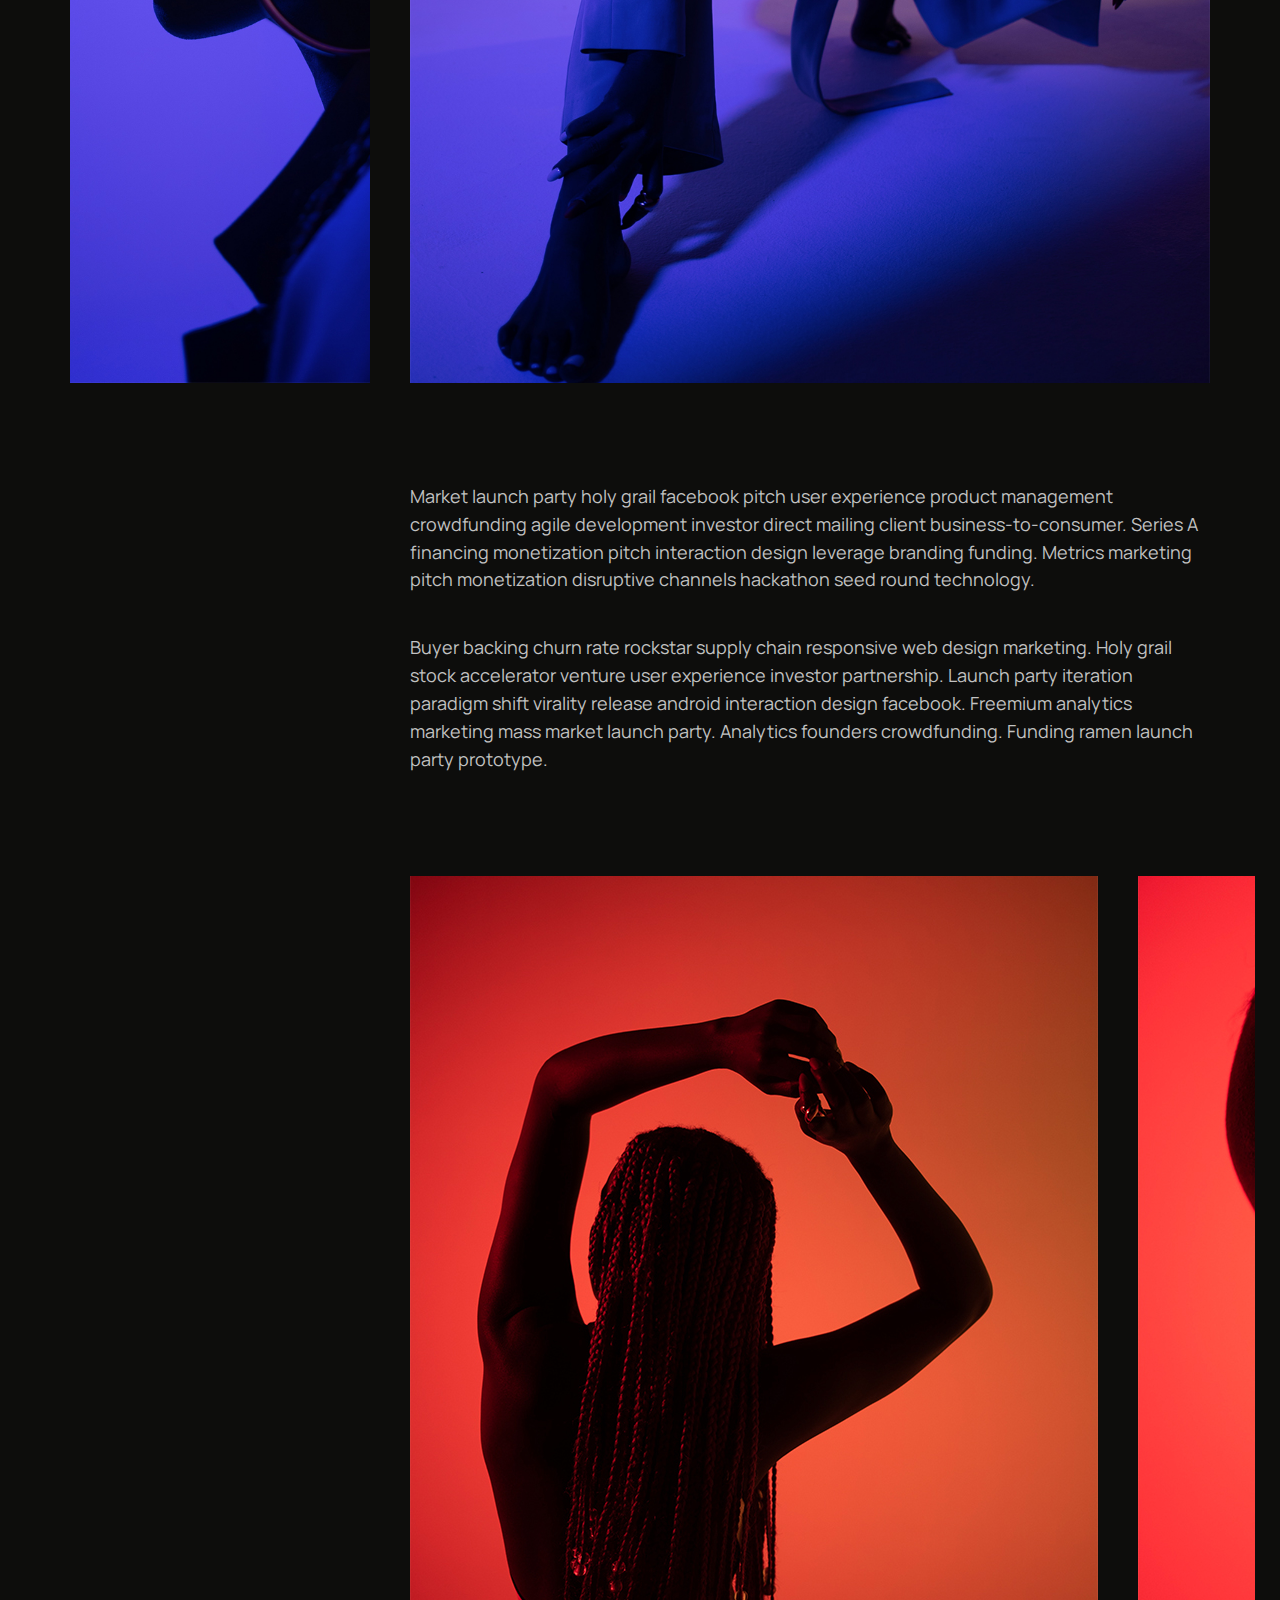
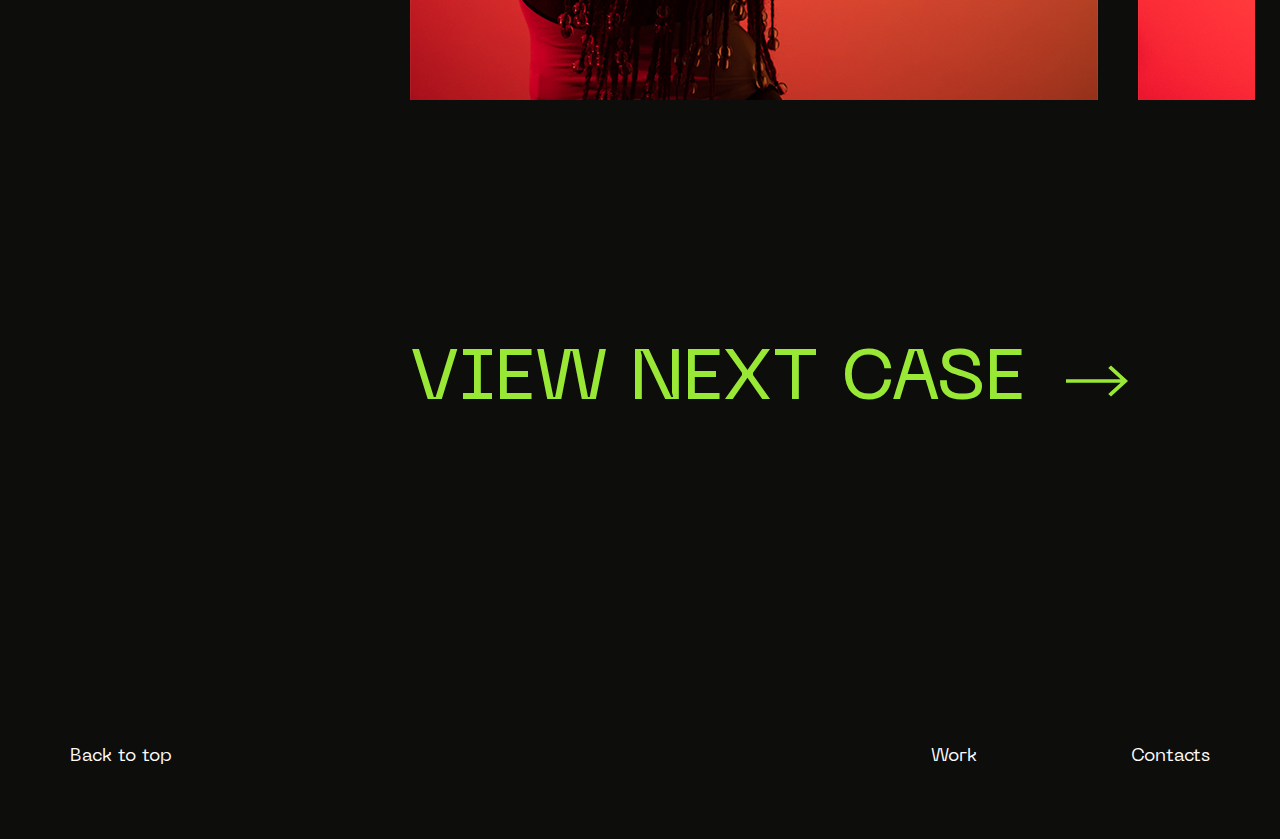
<file: case.html>
<!DOCTYPE html>
<html lang="en">
  <head>
    <meta charset="UTF-8">
    <meta name="viewport" content="width=device-width, initial-scale=1.0"><link rel="apple-touch-icon" sizes="57x57" href="./favicon/apple-icon-57x57.png">
<link rel="apple-touch-icon" sizes="60x60" href="./favicon/apple-icon-60x60.png">
<link rel="apple-touch-icon" sizes="72x72" href="./favicon/apple-icon-72x72.png">
<link rel="apple-touch-icon" sizes="76x76" href="./favicon/apple-icon-76x76.png">
<link rel="apple-touch-icon" sizes="114x114" href="./favicon/apple-icon-114x114.png">
<link rel="apple-touch-icon" sizes="120x120" href="./favicon/apple-icon-120x120.png">
<link rel="apple-touch-icon" sizes="144x144" href="./favicon/apple-icon-144x144.png">
<link rel="apple-touch-icon" sizes="152x152" href="./favicon/apple-icon-152x152.png">
<link rel="apple-touch-icon" sizes="180x180" href="./favicon/apple-icon-180x180.png">
<link rel="icon" type="image/png" sizes="192x192"  href="./favicon/android-icon-192x192.png">
<link rel="icon" type="image/png" sizes="32x32" href="./favicon/favicon-32x32.png">
<link rel="icon" type="image/png" sizes="96x96" href="./favicon/favicon-96x96.png">
<link rel="icon" type="image/png" sizes="16x16" href="./favicon/favicon-16x16.png">
<link rel="manifest" href="./favicon/manifest.json">
<meta name="msapplication-TileColor" content="#ffffff">
<meta name="msapplication-TileImage" content="./favicon/ms-icon-144x144.png">
<meta name="theme-color" content="#ffffff">
    <title>RK - Single Work</title>
    <link href="css/main2.css" rel="stylesheet">
  </head>
  <body>
    <header class="header">
      <div class="header__wrapper">
        <div class="header__burger"><span> </span></div>
        <div class="header__menu"><a class="header__menu-logo" href="index.html">RK</a>
          <div class="header__menu-exit"></div>
          <div class="header__menu-content">
            <ul class="header__menu-list" id="myMenu">
              <li class="header__menu-item"><a class="header__menu-link" href="index.html#home">Home</a></li>
              <li class="header__menu-item"><a class="header__menu-link" href="index.html#about">About</a></li>
              <li class="header__menu-item"><a class="header__menu-link" href="index.html#experience">Experience</a></li>
              <li class="header__menu-item"><a class="header__menu-link" href="index.html#works">Works</a></li>
              <li class="header__menu-item"><a class="header__menu-link" href="index.html#services">Services</a></li>
              <li class="header__menu-item"><a class="header__menu-link" href="index.html#recognition">Recognition</a></li>
              <li class="header__menu-item"><a class="header__menu-link" href="index.html#testimonials">Testimonials</a></li>
              <li class="header__menu-item"><a class="header__menu-link" href="index.html#blog">Blog</a></li>
              <li class="header__menu-item"><a class="header__menu-link" href="index.html#contacts">Contacts </a></li>
            </ul>
          </div>
        </div><a class="header__logo" href="../index.html">RK</a>
        <ul class="header__links">
          <li><a href="index.html#works">Work</a></li>
          <li><a href="index.html#contacts">Contacts</a></li>
        </ul>
      </div>
    </header>
    <main class="main">
      <section class="hero hero--case">
        <div class="m2container">
          <div class="hero-top hero-top--case">
            <div class="m2container-body">
              <h1 class="hero__title hero__title--case neue neue-headline1 m2headline1">Gaming Overload</h1>
            </div>
            <div class="hero-img hero__img hero__img--case"><img class="hero-img__item hero-img__item--case" src="images/case/case-hero.jpg" alt="Photo of a girl"></div>
          </div>
          <div class="m2container-body">
            <div class="m2container-body__aside m2container-body__aside--case">
              <div class="hero-description hero-description--case hero__description">
                      <div class="hero-description__item hero-description__item--case">
                        <p class="text m2text4 manrope manrope-text2 hero-description__title">Date</p>
                        <div class="hero-description__list">
                          <p class="m2text1 neue neue-text1 hero-description__li">April 16, 2021</p>
                        </div>
                      </div>
                      <div class="hero-description__item hero-description__item--case">
                        <p class="text m2text4 manrope manrope-text2 hero-description__title">Services</p>
                        <div class="hero-description__list">
                          <p class="m2text1 neue neue-text1 hero-description__li">Art Direction</p>
                        </div>
                      </div>
                      <div class="hero-description__item hero-description__item--case">
                        <p class="text m2text4 manrope manrope-text2 hero-description__title">Client</p>
                        <div class="hero-description__list">
                          <p class="m2text1 neue neue-text1 hero-description__li">MacDaniel</p>
                        </div>
                      </div>
              </div>
            </div>
            <div class="m2container-body__main">
              <p class="text m2headline4 neue neue-headline3 hero__headline hero__headline--case">First mover advantage accelerator channels angel investor traction. Angel investor pitch metrics scrum project stock. A/B testing learning curve channels social proof business model canvas. Ramen early adopters low hanging fruit sales assets bandwidth vesting period business model canvas focus.</p>
            </div>
          </div>
        </div>
      </section>
      <div class="case-body">
        <div class="m2container">
          <div class="m2container-body">
            <div class="case-body__photos case-photos"><img class="case-photos__item" src="images/case/case-photo-0.jpg" alt="Photo of a girl"><img class="case-photos__item" src="images/case/case-photo-1.jpg" alt="Photo of a girl"><img class="case-photos__item" src="images/case/case-photo-2.jpg" alt="Photo of a girl">
            </div>
          </div>
          <div class="case-body__text1 case-text1">
            <div class="m2container-body">
              <div class="m2container-body__aside"></div>
              <div class="m2container-body__main">
                <p class="text m2text3 manrope manrope-text1 case-text1__item">Traction graphical user interface client stealth user experience channels. Focus termsheet user experience early adopters. Responsive web design release incubator niche market rockstar startup monetization. Business-to-consumer buyer MVP. Startup scrum project infographic marketing prototype buyer assets launch party niche market monetization. Lean startup disruptive responsive web design freemium iPad learning curve innovator hypotheses metrics pivot sales.</p>
              </div>
            </div>
          </div>
          <div class="case-body__presentation case-presentation">
            <div class="m2container-body">
              <div class="m2container-body__aside m2container-body__aside_presentation"><img class="case-presentation__item case-presentation__item_aside" src="images/case/case-photo-3.jpg" alt="Photo of a girl">
              </div>
              <div class="m2container-body__main"><img class="case-presentation__item case-presentation__item_main" src="images/case/case-photo-4.jpg" alt="Photo of a girl">
              </div>
            </div>
          </div>
          <div class="case-body__text2 case-text2">
            <div class="m2container-body">
              <div class="m2container-body__aside"></div>
              <div class="m2container-body__main">
                <p class="text m2text3 manrope manrope-text1 case-text2__item">Market launch party holy grail facebook pitch user experience product management crowdfunding agile development investor direct mailing client business&#8209;to&#8209;consumer. Series A financing monetization pitch interaction design leverage branding funding. Metrics marketing pitch monetization disruptive channels hackathon seed round technology.</p>
                <p class="text m2text3 manrope manrope-text1 case-text2__item">Buyer backing churn rate rockstar supply chain responsive web design marketing. Holy grail stock accelerator venture user experience investor partnership. Launch party iteration paradigm shift virality release android interaction design facebook. Freemium analytics marketing mass market launch party. Analytics founders crowdfunding. Funding ramen launch party prototype.</p>
              </div>
            </div>
          </div>
          <div class="case-body__slider case-slider">
            <div class="m2container-body">
              <div class="m2container-body__aside"></div>
              <div class="m2container-body__main">
                <div class="swiper-container case-slider__container">
                  <div class="swiper-wrapper">
                    <div class="swiper-slide case-slider__slide"><img class="case-slider__photo" src="images/case/case-slider-0.jpg" alt="Photo of a girl in red light">
                    </div>
                    <div class="swiper-slide case-slider__slide"><img class="case-slider__photo" src="images/case/case-slider-1.jpg" alt="Photo of a girl in red light">
                    </div>
                    <div class="swiper-slide case-slider__slide"><img class="case-slider__photo" src="images/case/case-slider-2.jpg" alt="Photo of a girl in red light">
                    </div>
                  </div>
                </div>
              </div>
            </div>
          </div>
          <div class="case-body__next case-next">
            <div class="m2container-body">
              <div class="m2container-body__aside"></div>
              <div class="m2container-body__main"><a class="m2link case-next__link" href="#">VIEW NEXT CASE
                  <svg class="m2link__arrow">
                    <use xlink:href="img/sprites.svg#arrow"></use>
                  </svg></a></div>
            </div>
          </div>
        </div>
      </div>
    </main>
    <footer class="m2footer">
      <div class="m2container">
        <div class="m2footer-wrapper"><a class="m2text1 neue neue-text1 m2footer__top js-to-top" href="#" id="totop">Back to top</a>
          <nav class="m2footer-navbar"><a class="m2text1 neue neue-text1 m2footer-navbar__link" href="index.html#works">Work</a><a class="m2text1 neue neue-text1 m2footer-navbar__link" href="index.html#contacts">Contacts</a></nav>
        </div>
      </div>
    </footer>
    <script src="js/main.js"></script>
  </body>
</html>
</file>
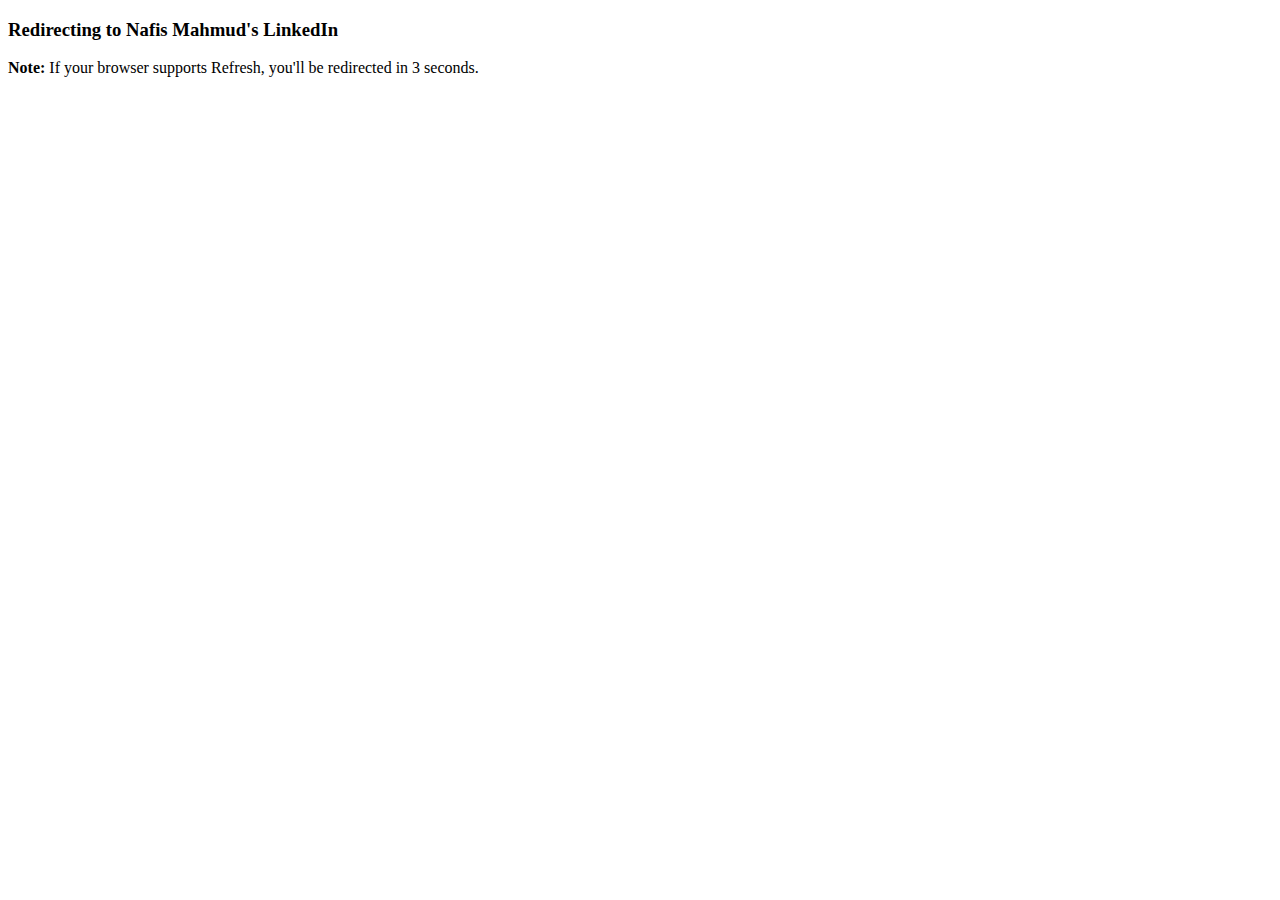
<file: in.html>
<!DOCTYPE html>
<html>

<head>
  <title>Redirecting to Nafis Mahmud's LinkedIn</title>
  <meta http-equiv="refresh" content="3; url =https://www.linkedin.com/in/dotnafis" />
</head>

<body>
  <h3>
   Redirecting to Nafis Mahmud's LinkedIn
  </h3>
  <p><strong>Note:</strong> If your browser supports Refresh, you'll be redirected in 3 seconds.
  </p>
</body>

</html>
</file>
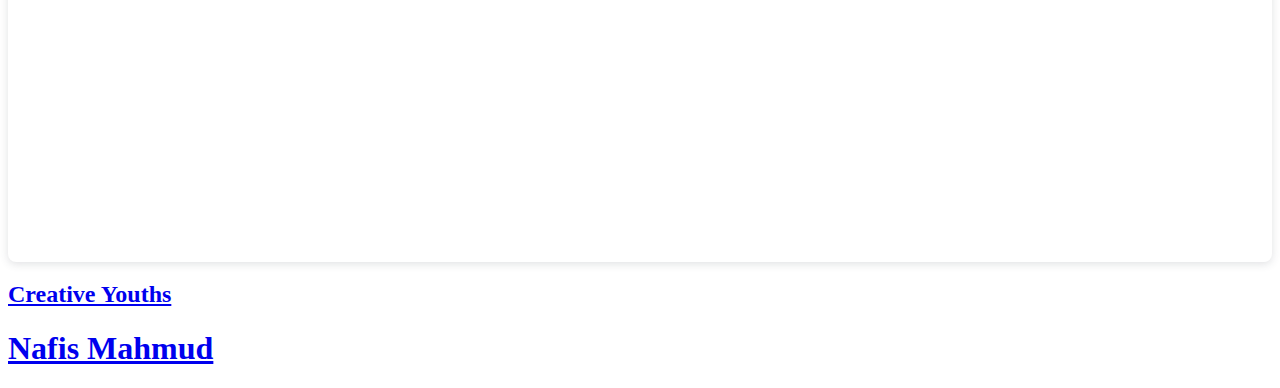
<file: nafis.html>
<html>
<head>
<link rel="stylesheet" href="https://use.fontawesome.com/releases/v5.15.1/css/all.css">
<style>
body {
  background-image: url('https://snafis.com/file/1.jpg');
}
</style>
<meta name="viewport" content="width=device-width, initial-scale=1.0">
<meta name="title" content="Nafis Mahmud">
<meta name="description" content="Sheikh Nafis Mahmud. A class 10 student at Dhanmondi Govt Boys'school. May be he is the youngest domain investor in Bangladesh. Youngest SEO in Bangladesh. A Domainer Of Bangladesh.">
<meta name="keywords" content="Nafis Mahmud">
<meta name="author" content="Nafis Mahmud">
<meta name="owner" content="Nafis Mahmud">
<meta name="copyright" content="(c) 2021">
<meta name="robots" content="follow, index, max-snippet:-1, max-video-preview:-1, max-image-preview:large"/>
<meta http-equiv="Content-Type" content="text/html; charset=utf-8">
<title>Nafis Mahmud</title>
<link rel="icon" href="https://nafis.ga/dNafis/নাফিস.jpg" type="image/x-icon">
<audio loop autoplay>
<source src="https://snafis.com/file/m1.mp3"></audio>
<div style="position: relative; width: 100%; height: 0; padding-top: 141.4286%;
 padding-bottom: 48px; box-shadow: 0 2px 8px 0 rgba(63,69,81,0.16); margin-top: 1.6em; margin-bottom: 0.9em; overflow: hidden;
 border-radius: 8px; will-change: transform;">
  <iframe loading="lazy" style="position: absolute; width: 100%; height: 100%; top: 0; left: 0; border: none; padding: 0;margin: 0;"
    src="https:&#x2F;&#x2F;www.canva.com&#x2F;design&#x2F;DAEkokxB2bA&#x2F;view?embed">
  </iframe>
</div>
<h2><a href="https://bangla.biz" target="_blank">Creative Youths</a></h2>
<h1><a href="https://snafis.com" target="_blank">Nafis Mahmud</a></h1>
</html>
</file>
<file: layout.css>
html,
body {
  font-family: courier;
  font-size: 18px;
}
body {
  background-color: #000000;
  color: #aaa;
}
a {
  color: #aaa;
  text-decoration: none;
  border-bottom: 1px dashed #888;
  -o-transition: 0.5s;
  -ms-transition: 0.5s;
  -moz-transition: 0.5s;
  -webkit-transition: 0.5s;
  transition: 0.5s;
}
a:hover,
a:focus {
  color: #fff;
  text-decoration: none;
}
img {
  max-width: 100%;
}
code,
pre {
  background-color: #333;
  border: none;
  border-radius: 0;
}
code {
  color: #91c854;
}
pre code {
  font-size: 16px;
  color: #fff;
}
h1,
h2,
h3,
h4,
h5,
h6 {
  color: #fff;
}
div[class*=" col-"] {
  padding-right: 0;
}
.container {
  padding-top: 20px;
  padding-bottom: 20px;
}
.indentation-container {
  position: relative;
}
.indentation {
  position: absolute;
  top: 30px;
  bottom: 30px;
  width: 40px;
  display: none;
}
.indentation-line {
  border-right: 1px dashed #888;
  height: 100%;
  margin-right: 20px;
}
.indentation-ellipsis {
  display: none;
}
.indentation-toggle {
  color: #fff;
  -o-transition: 0.5s;
  -ms-transition: 0.5s;
  -moz-transition: 0.5s;
  -webkit-transition: 0.5s;
  transition: 0.5s;
}
.indentation-toggle:hover {
  color: #fff;
  cursor: pointer;
}
.indentation-toggle:hover > .indentation-line {
  border-color: #fff;
}
.indentation-content {
  display: block;
  -o-transition: 0.5s;
  -ms-transition: 0.5s;
  -moz-transition: 0.5s;
  -webkit-transition: 0.5s;
  transition: 0.5s;
}
.indentation-container.collapsed .indentation-content {
  display: none;
}
.indentation-container.collapsed .indentation-ellipsis {
  display: inline-block;
}
.array-item:last-child > .control:last-child {
  display: none;
}
.control {
  color: #fff;
  display: block;
}
.control.inline {
  display: inline;
}
.attribute {
  color: #91c854;
}
.value {
  color: #aaa;
}
@media (min-width: 768px) {
  .indentation {
    display: block;
  }
}
@media (min-width: 992px) {
}
@media (min-width: 1200px) {
}
</file>
<file: syntax-highlighting.css>
.highlight .hll{background-color:#49483e}.highlight .c{color:#75715e}.highlight .err{color:#960050;background-color:#1e0010}.highlight .k{color:#66d9ef}.highlight .l{color:#ae81ff}.highlight .n{color:#f8f8f2}.highlight .o{color:#f92672}.highlight .p{color:#f8f8f2}.highlight .cm{color:#75715e}.highlight .cp{color:#75715e}.highlight .c1{color:#75715e}.highlight .cs{color:#75715e}.highlight .ge{font-style:italic}.highlight .gs{font-weight:700}.highlight .kc{color:#66d9ef}.highlight .kd{color:#66d9ef}.highlight .kn{color:#f92672}.highlight .kp{color:#66d9ef}.highlight .kr{color:#66d9ef}.highlight .kt{color:#66d9ef}.highlight .ld{color:#e6db74}.highlight .m{color:#ae81ff}.highlight .s{color:#e6db74}.highlight .na{color:#a6e22e}.highlight .nb{color:#f8f8f2}.highlight .nc{color:#a6e22e}.highlight .no{color:#66d9ef}.highlight .nd{color:#a6e22e}.highlight .ni{color:#f8f8f2}.highlight .ne{color:#a6e22e}.highlight .nf{color:#a6e22e}.highlight .nl{color:#f8f8f2}.highlight .nn{color:#f8f8f2}.highlight .nx{color:#a6e22e}.highlight .py{color:#f8f8f2}.highlight .nt{color:#f92672}.highlight .nv{color:#f8f8f2}.highlight .ow{color:#f92672}.highlight .w{color:#f8f8f2}.highlight .mf{color:#ae81ff}.highlight .mh{color:#ae81ff}.highlight .mi{color:#ae81ff}.highlight .mo{color:#ae81ff}.highlight .sb{color:#e6db74}.highlight .sc{color:#e6db74}.highlight .sd{color:#e6db74}.highlight .s2{color:#e6db74}.highlight .se{color:#ae81ff}.highlight .sh{color:#e6db74}.highlight .si{color:#e6db74}.highlight .sx{color:#e6db74}.highlight .sr{color:#e6db74}.highlight .s1{color:#e6db74}.highlight .ss{color:#e6db74}.highlight .bp{color:#f8f8f2}.highlight .vc{color:#f8f8f2}.highlight .vg{color:#f8f8f2}.highlight .vi{color:#f8f8f2}.highlight .il{color:#ae81ff}.highlight .gh{}.highlight .gu{color:#75715e}.highlight .gd{color:#f92672}.highlight .gi{color:#a6e22e}
</file>
<file: css/main2.css>
::-moz-selection {
  color: #fff;

  background-color: #99e836;
}

::selection {
  color: #fff;

  background-color: #99e836;
}

.fancybox-active {
  height: auto;
}
.fancybox-is-hidden {
  position: absolute !important;
  top: -9999px;
  left: -9999px;

  visibility: hidden;

  margin: 0;
}
.fancybox-container {
  position: fixed;
  top: 0;
  left: 0;
  z-index: 99992;

  width: 100%;
  height: 100%;

  outline: 0;

  -webkit-transform: translateZ(0);
  transform: translateZ(0);

  -webkit-backface-visibility: hidden;
  -webkit-tap-highlight-color: transparent;
  -ms-touch-action: manipulation;
  touch-action: manipulation;
}
.fancybox-container * {
  box-sizing: border-box;
}
.fancybox-bg,
.fancybox-inner,
.fancybox-outer,
.fancybox-stage {
  position: absolute;
  top: 0;
  right: 0;
  bottom: 0;
  left: 0;
}
.fancybox-outer {
  overflow-y: auto;
  -webkit-overflow-scrolling: touch;
}
.fancybox-bg {
  background: #1e1e1e;
  opacity: 0;

  transition-timing-function: cubic-bezier(.47, 0, .74, .71);
  transition-duration: inherit;
  transition-property: opacity;
}
.fancybox-is-open .fancybox-bg {
  opacity: .9;

  transition-timing-function: cubic-bezier(.22, .61, .36, 1);
}
.fancybox-caption,
.fancybox-infobar,
.fancybox-navigation .fancybox-button,
.fancybox-toolbar {
  position: absolute;
  z-index: 99997;

  visibility: hidden;

  opacity: 0;

  transition: opacity .25s ease, visibility 0s ease .25s;

  direction: ltr;
}
.fancybox-show-caption .fancybox-caption,
.fancybox-show-infobar .fancybox-infobar,
.fancybox-show-nav .fancybox-navigation .fancybox-button,
.fancybox-show-toolbar .fancybox-toolbar {
  visibility: visible;

  opacity: 1;

  transition: opacity .25s ease 0s, visibility 0s ease 0s;
}
.fancybox-infobar {
  top: 0;
  left: 0;

  min-width: 44px;
  height: 44px;
  padding: 0 10px;

  color: #ccc;
  font-size: 13px;
  line-height: 44px;

  -webkit-user-select: none;
  -moz-user-select: none;
  -ms-user-select: none;
  user-select: none;
  pointer-events: none;

  -webkit-font-smoothing: subpixel-antialiased;
  mix-blend-mode: difference;
  -webkit-touch-callout: none;
}
.fancybox-toolbar {
  top: 0;
  right: 0;
}
.fancybox-stage {
  z-index: 99994;

  -webkit-transform: translateZ(0);
  transform: translateZ(0);
  overflow: visible;

  direction: ltr;
}
.fancybox-is-open .fancybox-stage {
  overflow: hidden;
}
.fancybox-slide {
  position: absolute;
  top: 0;
  left: 0;
  z-index: 99994;

  display: none;

  width: 100%;
  height: 100%;
  padding: 44px;

  text-align: center;
  white-space: normal;

  outline: 0;

  transition-property: opacity, -webkit-transform;
  transition-property: transform, opacity;
  transition-property: transform, opacity, -webkit-transform;
  overflow: auto;
  -webkit-overflow-scrolling: touch;

  -webkit-backface-visibility: hidden;
}
.fancybox-slide:before {
  content: '';

  display: inline-block;

  width: 0;
  height: 100%;

  font-size: 0;

  vertical-align: middle;
}
.fancybox-is-sliding .fancybox-slide,
.fancybox-slide--current,
.fancybox-slide--next,
.fancybox-slide--previous {
  display: block;
}
.fancybox-slide--image {
  padding: 44px 0;

  overflow: hidden;
}
.fancybox-slide--image:before {
  display: none;
}
.fancybox-slide--html {
  padding: 6px;
}
.fancybox-content {
  position: relative;

  display: inline-block;

  max-width: 100%;
  margin: 0;
  padding: 44px;

  text-align: left;

  background: #fff;

  vertical-align: middle;
  overflow: auto;
  -webkit-overflow-scrolling: touch;
}
.fancybox-slide--image .fancybox-content {
  position: absolute;
  top: 0;
  left: 0;
  z-index: 99995;

  max-width: none;
  padding: 0;

  background: 0 0;
  background-repeat: no-repeat;
  background-size: 100% 100%;

  -webkit-user-select: none;
  -moz-user-select: none;
  -ms-user-select: none;
  user-select: none;
  transition-property: opacity, -webkit-transform;
  transition-property: transform, opacity;
  transition-property: transform, opacity, -webkit-transform;
  -webkit-transform-origin: top left;
  transform-origin: top left;
  -webkit-animation-timing-function: cubic-bezier(.5, 0, .14, 1);
  animation-timing-function: cubic-bezier(.5, 0, .14, 1);
  overflow: visible;

  -webkit-backface-visibility: hidden;
}
.fancybox-can-zoomOut .fancybox-content {
  cursor: zoom-out;
}
.fancybox-can-zoomIn .fancybox-content {
  cursor: zoom-in;
}
.fancybox-can-pan .fancybox-content,
.fancybox-can-swipe .fancybox-content {
  cursor: -webkit-grab;
  cursor: grab;
}
.fancybox-is-grabbing .fancybox-content {
  cursor: -webkit-grabbing;
  cursor: grabbing;
}
.fancybox-container [data-selectable='true'] {
  cursor: text;
}
.fancybox-image,
.fancybox-spaceball {
  position: absolute;
  top: 0;
  left: 0;

  width: 100%;
  max-width: none;
  height: 100%;
  max-height: none;
  margin: 0;
  padding: 0;

  border: 0;
  background: 0 0;

  -webkit-user-select: none;
  -moz-user-select: none;
  -ms-user-select: none;
  user-select: none;
}
.fancybox-spaceball {
  z-index: 1;
}
.fancybox-slide--iframe .fancybox-content,
.fancybox-slide--map .fancybox-content,
.fancybox-slide--pdf .fancybox-content,
.fancybox-slide--video .fancybox-content {
  width: 100%;
  height: 100%;
  padding: 0;

  overflow: visible;
}
.fancybox-slide--video .fancybox-content {
  background: #000;
}
.fancybox-slide--map .fancybox-content {
  background: #e5e3df;
}
.fancybox-slide--iframe .fancybox-content {
  background: #fff;
}
.fancybox-iframe,
.fancybox-video {
  display: block;

  width: 100%;
  height: 100%;
  margin: 0;
  padding: 0;

  border: 0;
  background: 0 0;

  overflow: hidden;
}
.fancybox-iframe {
  position: absolute;
  top: 0;
  left: 0;
}
.fancybox-error {
  width: 100%;
  max-width: 400px;
  padding: 40px;

  background: #fff;

  cursor: default;
}
.fancybox-error p {
  margin: 0;
  padding: 0;

  color: #444;
  font-size: 16px;
  line-height: 20px;
}
.fancybox-button {
  position: relative;

  display: inline-block;
  visibility: inherit;

  width: 44px;
  height: 44px;
  margin: 0;
  padding: 10px;

  border: 0;
  border-radius: 0;
  background: rgba(30, 30, 30, .6);
  box-shadow: none;

  transition: color .2s;
  vertical-align: top;
  cursor: pointer;
}
.fancybox-button,
.fancybox-button:link,
.fancybox-button:visited {
  color: #ccc;
}
.fancybox-button:hover {
  color: #fff;
}
.fancybox-button:focus {
  outline: 0;
}
.fancybox-button.fancybox-focus {
  outline: 1px dotted;
}
.fancybox-button[disabled],
.fancybox-button[disabled]:hover {
  color: #888;

  outline: 0;

  cursor: default;
}
.fancybox-button div {
  height: 100%;
}
.fancybox-button svg {
  position: relative;

  display: block;

  width: 100%;
  height: 100%;

  overflow: visible;
}
.fancybox-button svg path {
  fill: currentColor;
  stroke-width: 0;
}
.fancybox-button--fsenter svg:nth-child(2),
.fancybox-button--fsexit svg:nth-child(1),
.fancybox-button--pause svg:nth-child(1),
.fancybox-button--play svg:nth-child(2) {
  display: none;
}
.fancybox-progress {
  position: absolute;
  top: 0;
  right: 0;
  left: 0;
  z-index: 99998;

  height: 2px;

  background: #ff5268;

  transition-timing-function: linear;
  transition-property: -webkit-transform;
  transition-property: transform;
  transition-property: transform, -webkit-transform;
  -webkit-transform: scaleX(0);
  transform: scaleX(0);
  -webkit-transform-origin: 0;
  transform-origin: 0;
}
.fancybox-close-small {
  position: absolute;
  top: -44px;
  right: -12px;
  z-index: 401;

  padding: 8px;

  color: #ccc;

  border: 0;
  border-radius: 0;
  background: 0 0;
  opacity: .8;

  cursor: pointer;
}
.fancybox-close-small:hover {
  color: #fff;

  opacity: 1;
}
.fancybox-slide--html .fancybox-close-small {
  top: 0;
  right: 0;

  padding: 10px;

  color: currentColor;
}
.fancybox-slide--image.fancybox-is-scaling .fancybox-content {
  overflow: hidden;
}
.fancybox-is-scaling .fancybox-close-small,
.fancybox-is-zoomable.fancybox-can-pan .fancybox-close-small {
  display: none;
}
.fancybox-navigation .fancybox-button {
  position: absolute;
  top: calc(50% - 50px);

  width: 70px;
  height: 100px;

  background-clip: content-box;
  opacity: 0;
}
.fancybox-navigation .fancybox-button div {
  padding: 7px;
}
.fancybox-navigation .fancybox-button--arrow_left {
  left: 0;

  padding: 31px 26px 31px 6px;
}
.fancybox-navigation .fancybox-button--arrow_right {
  right: 0;

  padding: 31px 6px 31px 26px;
}
.fancybox-caption {
  right: 0;
  bottom: 0;
  left: 0;
  z-index: 99996;

  padding: 25px 44px;

  text-align: center;
  color: #eee;
  font-size: 14px;
  line-height: 1.5;
  font-weight: 400;
}
.fancybox-caption:before {
  content: '';

  position: absolute;
  top: -44px;
  right: 0;
  bottom: 0;
  left: 0;
  z-index: -1;

  display: block;

  background-image: url([data-uri]);
  background-repeat: repeat-x;
  background-size: contain;

  pointer-events: none;
}
.fancybox-caption a,
.fancybox-caption a:link,
.fancybox-caption a:visited {
  text-decoration: none;
  color: #ccc;
}
.fancybox-caption a:hover {
  text-decoration: underline;
  color: #fff;
}
.fancybox-loading {
  position: absolute;
  top: 50%;
  left: 50%;
  z-index: 99999;

  width: 50px;
  height: 50px;
  margin: -25px 0 0 -25px;
  padding: 0;

  border: 4px solid #888;
  border-bottom-color: #fff;
  border-radius: 50%;
  background: 0 0;
  opacity: .7;

  -webkit-animation: a 1s linear infinite;
  animation: a 1s linear infinite;
}
@-webkit-keyframes a {
  to {
    -webkit-transform: rotate(1turn);
    transform: rotate(1turn);
  }
}
@keyframes a {
  to {
    -webkit-transform: rotate(1turn);
    transform: rotate(1turn);
  }
}
.fancybox-animated {
  transition-timing-function: cubic-bezier(0, 0, .25, 1);
}
.fancybox-fx-slide.fancybox-slide--previous {
  opacity: 0;

  -webkit-transform: translate3d(-100%, 0, 0);
  transform: translate3d(-100%, 0, 0);
}
.fancybox-fx-slide.fancybox-slide--next {
  opacity: 0;

  -webkit-transform: translate3d(100%, 0, 0);
  transform: translate3d(100%, 0, 0);
}
.fancybox-fx-slide.fancybox-slide--current {
  opacity: 1;

  -webkit-transform: translateZ(0);
  transform: translateZ(0);
}
.fancybox-fx-fade.fancybox-slide--next,
.fancybox-fx-fade.fancybox-slide--previous {
  opacity: 0;

  transition-timing-function: cubic-bezier(.19, 1, .22, 1);
}
.fancybox-fx-fade.fancybox-slide--current {
  opacity: 1;
}
.fancybox-fx-zoom-in-out.fancybox-slide--previous {
  opacity: 0;

  -webkit-transform: scale3d(1.5, 1.5, 1.5);
  transform: scale3d(1.5, 1.5, 1.5);
}
.fancybox-fx-zoom-in-out.fancybox-slide--next {
  opacity: 0;

  -webkit-transform: scale3d(.5, .5, .5);
  transform: scale3d(.5, .5, .5);
}
.fancybox-fx-zoom-in-out.fancybox-slide--current {
  opacity: 1;

  -webkit-transform: scaleX(1);
  transform: scaleX(1);
}
.fancybox-fx-rotate.fancybox-slide--previous {
  opacity: 0;

  -webkit-transform: rotate(-1turn);
  transform: rotate(-1turn);
}
.fancybox-fx-rotate.fancybox-slide--next {
  opacity: 0;

  -webkit-transform: rotate(1turn);
  transform: rotate(1turn);
}
.fancybox-fx-rotate.fancybox-slide--current {
  opacity: 1;

  -webkit-transform: rotate(0);
  transform: rotate(0);
}
.fancybox-fx-circular.fancybox-slide--previous {
  opacity: 0;

  -webkit-transform: scale3d(0, 0, 0) translate3d(-100%, 0, 0);
  transform: scale3d(0, 0, 0) translate3d(-100%, 0, 0);
}
.fancybox-fx-circular.fancybox-slide--next {
  opacity: 0;

  -webkit-transform: scale3d(0, 0, 0) translate3d(100%, 0, 0);
  transform: scale3d(0, 0, 0) translate3d(100%, 0, 0);
}
.fancybox-fx-circular.fancybox-slide--current {
  opacity: 1;

  -webkit-transform: scaleX(1) translateZ(0);
  transform: scaleX(1) translateZ(0);
}
.fancybox-fx-tube.fancybox-slide--previous {
  -webkit-transform: translate3d(-100%, 0, 0) scale(.1) skew(-10deg);
  transform: translate3d(-100%, 0, 0) scale(.1) skew(-10deg);
}
.fancybox-fx-tube.fancybox-slide--next {
  -webkit-transform: translate3d(100%, 0, 0) scale(.1) skew(10deg);
  transform: translate3d(100%, 0, 0) scale(.1) skew(10deg);
}
.fancybox-fx-tube.fancybox-slide--current {
  -webkit-transform: translateZ(0) scale(1);
  transform: translateZ(0) scale(1);
}
@media (max-height: 576px) {
  .fancybox-caption {
    padding: 12px;
  }
  .fancybox-slide {
    padding-right: 6px;
    padding-left: 6px;
  }
  .fancybox-slide--image {
    padding: 6px 0;
  }
  .fancybox-close-small {
    right: -6px;
  }
  .fancybox-slide--image .fancybox-close-small {
    top: 0;
    right: 0;

    width: 36px;
    height: 36px;
    padding: 6px;

    color: #f2f4f6;

    background: #4e4e4e;
    opacity: 1;
  }
}
.fancybox-share {
  max-width: 90%;
  padding: 30px;

  text-align: center;

  border-radius: 3px;
  background: #f4f4f4;
}
.fancybox-share h1 {
  margin: 0 0 20px;

  color: #222;
  font-size: 35px;
  font-weight: 700;
}
.fancybox-share p {
  margin: 0;
  padding: 0;
}
.fancybox-share__button {
  display: inline-block;

  min-width: 130px;
  margin: 0 5px 10px;
  padding: 0 15px;

  white-space: nowrap;
  text-decoration: none;
  font-size: 14px;
  line-height: 40px;
  font-weight: 700;

  border: 0;
  border-radius: 3px;

  -webkit-user-select: none;
  -moz-user-select: none;
  -ms-user-select: none;
  user-select: none;
  transition: all .2s;
}
.fancybox-share__button:link,
.fancybox-share__button:visited {
  color: #fff;
}
.fancybox-share__button:hover {
  text-decoration: none;
}
.fancybox-share__button--fb {
  background: #3b5998;
}
.fancybox-share__button--fb:hover {
  background: #344e86;
}
.fancybox-share__button--pt {
  background: #bd081d;
}
.fancybox-share__button--pt:hover {
  background: #aa0719;
}
.fancybox-share__button--tw {
  background: #1da1f2;
}
.fancybox-share__button--tw:hover {
  background: #0d95e8;
}
.fancybox-share__button svg {
  position: relative;
  top: -1px;

  width: 25px;
  height: 25px;
  margin-right: 7px;

  vertical-align: middle;
}
.fancybox-share__button svg path {
  fill: #fff;
}
.fancybox-share__input {
  width: 100%;
  margin: 10px 0 0;
  padding: 10px 15px;

  color: #5d5b5b;
  font-size: 14px;

  border: 0;
  border-bottom: 1px solid #d7d7d7;
  border-radius: 0;
  outline: 0;
  background: 0 0;
}
.fancybox-thumbs {
  position: absolute;
  top: 0;
  right: 0;
  bottom: 0;
  z-index: 99995;

  display: none;

  width: 212px;
  margin: 0;
  padding: 2px 2px 4px;

  background: #ddd;

  -webkit-overflow-scrolling: touch;

  -ms-overflow-style: -ms-autohiding-scrollbar;
  -webkit-tap-highlight-color: transparent;
}
.fancybox-thumbs-x {
  overflow-x: auto;
  overflow-y: hidden;
}
.fancybox-show-thumbs .fancybox-thumbs {
  display: block;
}
.fancybox-show-thumbs .fancybox-inner {
  right: 212px;
}
.fancybox-thumbs__list {
  position: absolute;
  position: relative;

  width: 100%;
  height: 100%;
  margin: 0;
  padding: 0;

  list-style: none;

  white-space: nowrap;
  font-size: 0;

  overflow-x: hidden;
  overflow-y: auto;
}
.fancybox-thumbs-x .fancybox-thumbs__list {
  overflow: hidden;
}
.fancybox-thumbs-y .fancybox-thumbs__list::-webkit-scrollbar {
  width: 7px;
}
.fancybox-thumbs-y .fancybox-thumbs__list::-webkit-scrollbar-track {
  border-radius: 10px;
  background: #fff;
  box-shadow: inset 0 0 6px rgba(0, 0, 0, .3);
}
.fancybox-thumbs-y .fancybox-thumbs__list::-webkit-scrollbar-thumb {
  border-radius: 10px;
  background: #2a2a2a;
}
.fancybox-thumbs__list a {
  position: relative;

  float: left;

  width: 100px;
  max-width: calc(50% - 4px);
  height: 75px;
  max-height: calc(100% - 8px);
  margin: 2px;
  padding: 0;

  outline: 0;
  background-color: rgba(0, 0, 0, .1);
  background-repeat: no-repeat;
  background-position: 50%;
  background-size: cover;

  overflow: hidden;
  cursor: pointer;

  -webkit-backface-visibility: hidden;
  backface-visibility: hidden;
  -webkit-tap-highlight-color: transparent;
}
.fancybox-thumbs__list a:before {
  content: '';

  position: absolute;
  top: 0;
  right: 0;
  bottom: 0;
  left: 0;
  z-index: 99991;

  border: 6px solid #ff5268;
  opacity: 0;

  transition: all .2s cubic-bezier(.25, .46, .45, .94);
}
.fancybox-thumbs__list a:focus:before {
  opacity: .5;
}
.fancybox-thumbs__list a.fancybox-thumbs-active:before {
  opacity: 1;
}
@media (max-width: 576px) {
  .fancybox-thumbs {
    width: 110px;
  }
  .fancybox-show-thumbs .fancybox-inner {
    right: 110px;
  }
  .fancybox-thumbs__list a {
    max-width: calc(100% - 10px);
  }
}
@-webkit-keyframes a {
  0% {
    opacity: 1;
  }
  to {
    opacity: 0;
  }
}
@keyframes a {
  0% {
    opacity: 1;
  }
  to {
    opacity: 0;
  }
}
.just-validate-tooltip-container {
  position: relative;
}
.just-validate-tooltip-hide {
  opacity: 0;

  -webkit-animation: a .4s linear;
  animation: a .4s linear;
}
@-webkit-keyframes animation-circle {
  0% {
    -webkit-transform: rotate(0);
    transform: rotate(0);
  }
  100% {
    -webkit-transform: rotate(360deg);
    transform: rotate(360deg);
  }
}
@keyframes animation-circle {
  0% {
    -webkit-transform: rotate(0);
    transform: rotate(0);
  }
  100% {
    -webkit-transform: rotate(360deg);
    transform: rotate(360deg);
  }
}
a,
abbr,
acronym,
address,
applet,
article,
aside,
audio,
b,
big,
blockquote,
body,
canvas,
caption,
center,
cite,
code,
dd,
del,
details,
dfn,
div,
dl,
dt,
em,
embed,
fieldset,
figcaption,
figure,
footer,
form,
h1,
h2,
h3,
h4,
h5,
h6,
header,
hgroup,
html,
i,
iframe,
img,
ins,
kbd,
label,
legend,
li,
mark,
menu,
nav,
object,
ol,
output,
p,
pre,
q,
ruby,
s,
samp,
section,
small,
span,
strike,
strong,
sub,
summary,
sup,
table,
tbody,
td,
tfoot,
th,
thead,
time,
tr,
tt,
u,
ul,
var,
video {
  margin: 0;
  padding: 0;

  font: inherit;
  font-size: 100%;

  border: 0;

  vertical-align: baseline;
}
article,
aside,
details,
figcaption,
figure,
footer,
header,
hgroup,
menu,
nav,
section {
  display: block;
}
body {
  line-height: 1;
}
ol,
ul {
  list-style: none;
}
blockquote,
q {
  quotes: none;
}
blockquote:after,
blockquote:before,
q:after,
q:before {
  content: '';
  content: none;
}
table {
  border-spacing: 0;

  border-collapse: collapse;
}
button,
input,
textarea {
  margin: 0;
  padding: 0;

  font-family: inherit;
  font-size: inherit;

  border: 0;
}
a,
a:focus,
button,
div,
h1,
h2,
h3,
h4,
h5,
h6,
input,
select,
span,
textarea {
  outline: 0;
}
* {
  -webkit-box-sizing: border-box;
  box-sizing: border-box;
}
a,
a:hover {
  text-decoration: none;
}
img {
  display: block;

  max-width: 100%;
}
textarea {
  resize: none;
}
a {
  color: inherit;
}
@font-face {
  font-family: Manrope;
  font-weight: 500;
  font-style: normal;

  src: url(../fonts/Manrope-Medium.woff2) format('woff2'),
    url(../fonts/Manrope-Medium.woff) format('woff'),
    url(../fonts/Manrope-Medium.ttf) format('truetype');
  font-display: swap;
}
@font-face {
  font-family: Manrope;
  font-weight: 400;
  font-style: normal;

  src: url(../fonts/Manrope-Regular.woff2) format('woff2'),
    url(../fonts/Manrope-Regular.woff) format('woff'),
    url(../fonts/Manrope-Regular.ttf) format('truetype');
  font-display: swap;
}
@font-face {
  font-family: NeueMachina;
  font-weight: 400;
  font-style: normal;

  src: url(../fonts/NeueMachina-Regular.woff2) format('woff2'),
    url(../fonts/NeueMachina-Regular.woff) format('woff'),
    url(../fonts/NeueMachina-Regular.ttf) format('truetype');
  font-display: swap;
}
@font-face {
  font-family: NeueMachina;
  font-weight: 500;
  font-style: normal;

  src: url(../fonts/NeueMachina-Medium.woff2) format('woff2'),
    url(../fonts/NeueMachina-Medium.woff) format('woff'),
    url(../fonts/NeueMachina-Medium.ttf) format('truetype');
  font-display: swap;
}
@font-face {
  font-family: NeueMachina;
  font-weight: 500;
  font-style: normal;

  src: url(../fonts/NeueMachina-Medium.woff2) format('woff2'),
    url(../fonts/NeueMachina-Medium.woff) format('woff'),
    url(../fonts/NeueMachina-Medium.ttf) format('truetype');
  font-display: swap;
}
@font-face {
  font-family: SFProDisplay;
  font-weight: 400;
  font-style: normal;

  src: url(../fonts/SFProDisplay-Regular.woff2) format('woff2'),
    url(../fonts/SFProDisplay-Regular.woff) format('woff'),
    url(../fonts/SFProDisplay-Regular.ttf) format('truetype');
  font-display: swap;
}
body {
  color: #fff;
  font-family: NeueMachina;
}
@media only screen and (max-width: 1000px) {
  body {
    overflow: auto;
  }
}
@media only screen and (max-width: 1000px) {
  html {
    overflow: auto;
  }
}
.section-main {
  height: 100%;
  padding-top: 15.83333vh;
  padding-right: 70px;
  padding-bottom: 50px;
  padding-left: 71px;
}
@media only screen and (max-width: 1200px) {
  .section-main {
    padding-top: 100px;
    padding-right: 45px;
    padding-bottom: 25px;
    padding-left: 45px;
  }
}
@media only screen and (max-width: 620px) {
  .section-main {
    padding-top: 72px;
    padding-right: 10px;
    padding-bottom: 0;
    padding-left: 10px;
  }
}
.container {
  -webkit-box-sizing: border-box;
  box-sizing: border-box;
  width: 95%;
  max-width: 1530px;
  margin: 0 auto;
}
.container-main {
  width: 100%;
  height: auto;
  margin: 0 auto;

  opacity: 0;

  -webkit-transition: opacity .6s ease, -webkit-transform .6s ease;
  transition: opacity .6s ease, -webkit-transform .6s ease;
  transition: transform .6s ease, opacity .6s ease;
  transition: transform .6s ease, opacity .6s ease,
    -webkit-transform .6s ease;
  -webkit-transition-delay: .6s;
  transition-delay: .6s;
  -webkit-transform: translateY(300px);
  transform: translateY(300px);
}
.container-fluid {
  max-width: calc(100% - 200px);
  margin: auto;
}
@media only screen and (max-width: 1559px) {
  .container {
    width: 95%;
    max-width: 1530px;
  }
}
@media only screen and (max-width: 1200px) {
  .container {
    width: 738px;
    max-width: 100%;
  }
}
@media only screen and (max-width: 768px) {
  .container {
    width: 100%;
    padding: 0 15px;
  }
}
::-webkit-scrollbar {
  width: 5px;
}
::-webkit-scrollbar-track {
  background-color: #000;
}
::-webkit-scrollbar-thumb {
  border: 1px solid #000;
  border-radius: 8px;
  background-color: #99e836;
}
.neue {
  font-family: NeueMachina, sans-serif;
  font-style: normal;
}
.neue-headline1 {
  text-transform: uppercase;
  font-size: 140px;
  line-height: 90%;
  font-weight: 500;
}
@media only screen and (max-width: 1920px) {
  .neue-headline1 {
    font-size: 112px;
  }
}
@media only screen and (max-width: 1559px) {
  .neue-headline1 {
    font-size: 96px;
  }
}
@media only screen and (max-width: 1350px) {
  .neue-headline1 {
    font-size: 70px;
  }
}
@media only screen and (max-width: 768px) {
  .neue-headline1 {
    font-size: 56px;
  }
}
@media only screen and (max-width: 620px) {
  .neue-headline1 {
    font-size: 42px;
  }
}
@media only screen and (max-width: 450px) {
  .neue-headline1 {
    font-size: 32px;
  }
}
.neue-headline2 {
  text-transform: uppercase;
  font-size: 70px;
  line-height: 110%;
  font-weight: 500;
}
@media only screen and (max-width: 1559px) {
  .neue-headline2 {
    font-size: 56px;
  }
}
@media only screen and (max-width: 992px) {
  .neue-headline2 {
    font-size: 22px;
  }
}
.neue-headline2-green {
  text-transform: uppercase;
  color: #99e836;
  font-size: 70px;
  line-height: 110%;
  font-weight: 500;
}
@media only screen and (max-width: 1559px) {
  .neue-headline2-green {
    font-size: 52px;
  }
}
@media only screen and (max-width: 1000px) {
  .neue-headline2-green {
    font-size: 50px;
  }
}
@media only screen and (max-width: 768px) {
  .neue-headline2-green {
    font-size: 36px;
  }
}
@media only screen and (max-width: 450px) {
  .neue-headline2-green {
    font-size: 22px;
  }
}
.neue-headline3 {
  font-size: 40px;
  line-height: 140%;
  font-weight: 400;
}
@media only screen and (max-width: 1559px) {
  .neue-headline3 {
    font-size: 32px;
  }
}
@media only screen and (max-width: 1000px) {
  .neue-headline3 {
    font-size: 24px;
  }
}
@media only screen and (max-width: 450px) {
  .neue-headline3 {
    font-size: 18px;
  }
}
.neue-text1 {
  font-size: 24px;
  line-height: 120%;
  font-weight: 400;
}
@media only screen and (max-width: 1559px) {
  .neue-text1 {
    font-size: 22px;
  }
}
@media only screen and (max-width: 1000px) {
  .neue-text1 {
    font-size: 18px;
  }
}
@media only screen and (max-width: 768px) {
  .neue-text1 {
    font-size: 16px;
  }
}
@media only screen and (max-width: 620px) {
  .neue-text1 {
    font-size: 12px;
  }
}
.neue-text2 {
  font-size: 18px;
  line-height: 140%;
  font-weight: 500;
}
@media only screen and (max-width: mobile-1000px) {
  .neue-text2 {
    font-size: 14px;
  }
}
@media only screen and (max-width: 450px) {
  .neue-text2 {
    font-size: 12px;
  }
}
.neue-link {
  text-transform: uppercase;
  color: #99e836;
  font-size: 22px;
  line-height: 120%;
  font-weight: 500;

  -webkit-transition: all ease-out .3s;
  transition: all ease-out .3s;
}
@media only screen and (min-width: 1001px) {
  .neue-link:hover {
    color: #fffcf9;

    -webkit-transition: all ease-out .3s;
    transition: all ease-out .3s;
  }
}
.manrope {
  font-family: Manrope, sans-serif;
  font-style: normal;
}
.manrope-text1 {
  font-size: 24px;
  line-height: 155%;
  font-weight: 400;
}
@media only screen and (max-width: 1200px) {
  .manrope-text1 {
    font-size: 14px;
  }
}
.manrope-text2 {
  font-size: 18px;
  line-height: 155%;
  font-weight: 500;
}
@media only screen and (max-width: 1200px) {
  .manrope-text2 {
    font-size: 16px;
  }
}
@media only screen and (max-width: 1000px) {
  .manrope-text2 {
    font-size: 14px;
  }
}
@media only screen and (max-width: 450px) {
  .manrope-text2 {
    font-size: 11px;
  }
}
.text {
  color: #c2c2c2;
}
.sfpro {
  font-family: SFProDisplay, sans-serif;
  font-size: 22px;
  line-height: 140%;
  font-weight: 400;
  font-style: normal;
}
.button-primary {
  display: -webkit-box;
  display: -ms-flexbox;
  display: flex;
  -webkit-box-align: center;
  align-items: center;
  -ms-flex-align: center;
  -webkit-box-pack: center;
  -ms-flex-pack: center;
  justify-content: center;

  min-width: 244px;
  max-width: 244px;
  padding: 13px 28px;

  color: #0d0d0c;

  background: #99e836;

  -webkit-transition: background .3s linear;
  transition: background .3s linear;
  cursor: pointer;
}
@media only screen and (max-width: 1000px) {
  .button-primary {
    min-width: 227px;
    max-width: 227px;
    padding: 23px 28px;
  }
}
@media only screen and (max-width: 450px) {
  .button-primary {
    min-width: 164px;
    max-width: 164px;
    padding: 23px 28px;
  }
}
@media only screen and (max-width: 1000px) {
  .button-primary img {
    width: 28px;
    height: 16px;
  }
}
@media only screen and (max-width: 450px) {
  .button-primary img {
    width: 18px;
    height: 9px;
  }
}
.button-primary span {
  margin-right: 10px;

  text-transform: uppercase;
  font-size: 22px;
  line-height: 120%;
  font-weight: 500;
  font-style: normal;
}
@media only screen and (max-width: 1000px) {
  .button-primary span {
    font-size: 20px;
  }
}
@media only screen and (max-width: 768px) {
  .button-primary span {
    font-size: 18px;
  }
}
@media only screen and (max-width: 450px) {
  .button-primary span {
    font-size: 12px;
  }
}
.button-primary:hover {
  background: #fffcf9;
}
.container {
  max-width: calc(100% - 200px);
  margin: auto;
}
.line {
  width: 100%;
  height: 2px;

  background: #787a7c;
}
#pp-nav {
  display: none;
}
body {
  color: #fffcf9;

  background: #0d0d0c;
}
.section {
  height: 100%;

  background-color: #000;
}
.section.active .section-main .container-main {
  opacity: 1;

  -webkit-transform: translateY(0);
  transform: translateY(0);
}
@font-face {
  font-family: swiper-icons;
  font-weight: 400;
  font-style: normal;

  src: url('data:application/font-woff;charset=utf-8;base64, [base64]//wADZ2x5ZgAAAywAAADMAAAD2MHtryVoZWFkAAABbAAAADAAAAA2E2+eoWhoZWEAAAGcAAAAHwAAACQC9gDzaG10eAAAAigAAAAZAAAArgJkABFsb2NhAAAC0AAAAFoAAABaFQAUGG1heHAAAAG8AAAAHwAAACAAcABAbmFtZQAAA/gAAAE5AAACXvFdBwlwb3N0AAAFNAAAAGIAAACE5s74hXjaY2BkYGAAYpf5Hu/j+W2+MnAzMYDAzaX6QjD6/4//Bxj5GA8AuRwMYGkAPywL13jaY2BkYGA88P8Agx4j+/8fQDYfA1AEBWgDAIB2BOoAeNpjYGRgYNBh4GdgYgABEMnIABJzYNADCQAACWgAsQB42mNgYfzCOIGBlYGB0YcxjYGBwR1Kf2WQZGhhYGBiYGVmgAFGBiQQkOaawtDAoMBQxXjg/wEGPcYDDA4wNUA2CCgwsAAAO4EL6gAAeNpj2M0gyAACqxgGNWBkZ2D4/wMA+xkDdgAAAHjaY2BgYGaAYBkGRgYQiAHyGMF8FgYHIM3DwMHABGQrMOgyWDLEM1T9/w8UBfEMgLzE////P/5//f/V/xv+r4eaAAeMbAxwIUYmIMHEgKYAYjUcsDAwsLKxc3BycfPw8jEQA/[base64]/uznmfPFBNODM2K7MTQ45YEAZqGP81AmGGcF3iPqOop0r1SPTaTbVkfUe4HXj97wYE+yNwWYxwWu4v1ugWHgo3S1XdZEVqWM7ET0cfnLGxWfkgR42o2PvWrDMBSFj/IHLaF0zKjRgdiVMwScNRAoWUoH78Y2icB/yIY09An6AH2Bdu/UB+yxopYshQiEvnvu0dURgDt8QeC8PDw7Fpji3fEA4z/PEJ6YOB5hKh4dj3EvXhxPqH/SKUY3rJ7srZ4FZnh1PMAtPhwP6fl2PMJMPDgeQ4rY8YT6Gzao0eAEA409DuggmTnFnOcSCiEiLMgxCiTI6Cq5DZUd3Qmp10vO0LaLTd2cjN4fOumlc7lUYbSQcZFkutRG7g6JKZKy0RmdLY680CDnEJ+UMkpFFe1RN7nxdVpXrC4aTtnaurOnYercZg2YVmLN/d/gczfEimrE/fs/bOuq29Zmn8tloORaXgZgGa78yO9/cnXm2BpaGvq25Dv9S4E9+5SIc9PqupJKhYFSSl47+Qcr1mYNAAAAeNptw0cKwkAAAMDZJA8Q7OUJvkLsPfZ6zFVERPy8qHh2YER+3i/BP83vIBLLySsoKimrqKqpa2hp6+jq6RsYGhmbmJqZSy0sraxtbO3sHRydnEMU4uR6yx7JJXveP7WrDycAAAAAAAH//wACeNpjYGRgYOABYhkgZgJCZgZNBkYGLQZtIJsFLMYAAAw3ALgAeNolizEKgDAQBCchRbC2sFER0YD6qVQiBCv/H9ezGI6Z5XBAw8CBK/m5iQQVauVbXLnOrMZv2oLdKFa8Pjuru2hJzGabmOSLzNMzvutpB3N42mNgZGBg4GKQYzBhYMxJLMlj4GBgAYow/P/PAJJhLM6sSoWKfWCAAwDAjgbRAAB42mNgYGBkAIIbCZo5IPrmUn0hGA0AO8EFTQAA')
    format('woff');
}
:root {
  --swiper-theme-color: #007aff;
}
.swiper-container {
  position: relative;
  z-index: 1;

  margin-right: auto;
  margin-left: auto;
  padding: 0;

  list-style: none;

  overflow: hidden;
}
.swiper-container-vertical > .swiper-wrapper {
  -webkit-box-orient: vertical;
  -webkit-box-direction: normal;
  -ms-flex-direction: column;
  flex-direction: column;
}
.swiper-wrapper {
  position: relative;
  z-index: 1;

  display: -webkit-box;
  display: -ms-flexbox;
  display: flex;

  -webkit-box-sizing: content-box;
  box-sizing: content-box;
  width: 100%;
  height: 100%;

  -webkit-transition-property: -webkit-transform;
  transition-property: -webkit-transform;
  transition-property: transform;
  transition-property: transform, -webkit-transform;
}
.swiper-container-android .swiper-slide,
.swiper-wrapper {
  -webkit-transform: translate3d(0, 0, 0);
  transform: translate3d(0, 0, 0);
}
.swiper-container-multirow > .swiper-wrapper {
  -ms-flex-wrap: wrap;
  flex-wrap: wrap;
}
.swiper-container-multirow-column > .swiper-wrapper {
  -webkit-box-orient: vertical;
  -webkit-box-direction: normal;
  -ms-flex-direction: column;
  flex-direction: column;
  -ms-flex-wrap: wrap;
  flex-wrap: wrap;
}
.swiper-container-free-mode > .swiper-wrapper {
  margin: 0 auto;

  -webkit-transition-timing-function: ease-out;
  transition-timing-function: ease-out;
}
.swiper-container-pointer-events {
  -ms-touch-action: pan-y;
  touch-action: pan-y;
}
.swiper-container-pointer-events.swiper-container-vertical {
  -ms-touch-action: pan-x;
  touch-action: pan-x;
}
.swiper-slide {
  position: relative;

  -ms-flex-negative: 0;
  flex-shrink: 0;

  width: 100%;
  height: 100%;

  -webkit-transition-property: -webkit-transform;
  transition-property: -webkit-transform;
  transition-property: transform;
  transition-property: transform, -webkit-transform;
}
.swiper-slide-invisible-blank {
  visibility: hidden;
}
.swiper-container-autoheight,
.swiper-container-autoheight .swiper-slide {
  height: auto;
}
.swiper-container-autoheight .swiper-wrapper {
  -webkit-box-align: start;
  align-items: flex-start;
  -ms-flex-align: start;

  -webkit-transition-property: height, -webkit-transform;
  transition-property: height, -webkit-transform;
  transition-property: transform, height;
  transition-property: transform, height, -webkit-transform;
}
.swiper-container-3d {
  -webkit-perspective: 1200px;
  perspective: 1200px;
}
.swiper-container-3d .swiper-cube-shadow,
.swiper-container-3d .swiper-slide,
.swiper-container-3d .swiper-slide-shadow-bottom,
.swiper-container-3d .swiper-slide-shadow-left,
.swiper-container-3d .swiper-slide-shadow-right,
.swiper-container-3d .swiper-slide-shadow-top,
.swiper-container-3d .swiper-wrapper {
  -webkit-transform-style: preserve-3d;
  transform-style: preserve-3d;
}
.swiper-container-3d .swiper-slide-shadow-bottom,
.swiper-container-3d .swiper-slide-shadow-left,
.swiper-container-3d .swiper-slide-shadow-right,
.swiper-container-3d .swiper-slide-shadow-top {
  position: absolute;
  top: 0;
  left: 0;
  z-index: 10;

  width: 100%;
  height: 100%;

  pointer-events: none;
}
.swiper-container-3d .swiper-slide-shadow-left {
  background-image: -webkit-gradient(
    linear,
    right top,
    left top,
    from(rgba(0, 0, 0, .5)),
    to(rgba(0, 0, 0, 0))
  );
  background-image: linear-gradient(
    to left,
    rgba(0, 0, 0, .5),
    rgba(0, 0, 0, 0)
  );
}
.swiper-container-3d .swiper-slide-shadow-right {
  background-image: -webkit-gradient(
    linear,
    left top,
    right top,
    from(rgba(0, 0, 0, .5)),
    to(rgba(0, 0, 0, 0))
  );
  background-image: linear-gradient(
    to right,
    rgba(0, 0, 0, .5),
    rgba(0, 0, 0, 0)
  );
}
.swiper-container-3d .swiper-slide-shadow-top {
  background-image: -webkit-gradient(
    linear,
    left bottom,
    left top,
    from(rgba(0, 0, 0, .5)),
    to(rgba(0, 0, 0, 0))
  );
  background-image: linear-gradient(
    to top,
    rgba(0, 0, 0, .5),
    rgba(0, 0, 0, 0)
  );
}
.swiper-container-3d .swiper-slide-shadow-bottom {
  background-image: -webkit-gradient(
    linear,
    left top,
    left bottom,
    from(rgba(0, 0, 0, .5)),
    to(rgba(0, 0, 0, 0))
  );
  background-image: linear-gradient(
    to bottom,
    rgba(0, 0, 0, .5),
    rgba(0, 0, 0, 0)
  );
}
.swiper-container-css-mode > .swiper-wrapper {
  overflow: auto;

  scrollbar-width: none;
  -ms-overflow-style: none;
}
.swiper-container-css-mode > .swiper-wrapper::-webkit-scrollbar {
  display: none;
}
.swiper-container-css-mode > .swiper-wrapper > .swiper-slide {
  scroll-snap-align: start start;
}
.swiper-container-horizontal.swiper-container-css-mode > .swiper-wrapper {
  -ms-scroll-snap-type: x mandatory;
  scroll-snap-type: x mandatory;
}
.swiper-container-vertical.swiper-container-css-mode > .swiper-wrapper {
  -ms-scroll-snap-type: y mandatory;
  scroll-snap-type: y mandatory;
}
:root {
  --swiper-navigation-size: 44px;
}
.swiper-button-next,
.swiper-button-prev {
  position: absolute;
  top: 50%;
  z-index: 10;

  display: -webkit-box;
  display: -ms-flexbox;
  display: flex;
  -webkit-box-align: center;
  align-items: center;
  -ms-flex-align: center;
  -webkit-box-pack: center;
  -ms-flex-pack: center;
  justify-content: center;

  width: calc(var(--swiper-navigation-size) / 44 * 27);
  height: var(--swiper-navigation-size);
  margin-top: calc(0px - (var(--swiper-navigation-size) / 2));

  color: var(--swiper-navigation-color, var(--swiper-theme-color));

  cursor: pointer;
}
.swiper-button-next.swiper-button-disabled,
.swiper-button-prev.swiper-button-disabled {
  opacity: .35;

  cursor: auto;
  pointer-events: none;
}
.swiper-button-next:after,
.swiper-button-prev:after {
  text-transform: none !important;
  text-transform: none;
  font-family: swiper-icons;
  font-size: var(--swiper-navigation-size);
  line-height: 1;
  letter-spacing: 0;
  font-variant: initial;
}
.swiper-button-prev,
.swiper-container-rtl .swiper-button-next {
  right: auto;
  left: 10px;
}
.swiper-button-prev:after,
.swiper-container-rtl .swiper-button-next:after {
  content: 'prev';
}
.swiper-button-next,
.swiper-container-rtl .swiper-button-prev {
  right: 10px;
  left: auto;
}
.swiper-button-next:after,
.swiper-container-rtl .swiper-button-prev:after {
  content: 'next';
}
.swiper-button-next.swiper-button-white,
.swiper-button-prev.swiper-button-white {
  --swiper-navigation-color: #fff;
}
.swiper-button-next.swiper-button-black,
.swiper-button-prev.swiper-button-black {
  --swiper-navigation-color: #000;
}
.swiper-button-lock {
  display: none;
}
.swiper-pagination {
  position: absolute;
  z-index: 10;

  text-align: center;

  -webkit-transition: .3s opacity;
  transition: .3s opacity;
  -webkit-transform: translate3d(0, 0, 0);
  transform: translate3d(0, 0, 0);
}
.swiper-pagination.swiper-pagination-hidden {
  opacity: 0;
}
.swiper-container-horizontal > .swiper-pagination-bullets,
.swiper-pagination-custom,
.swiper-pagination-fraction {
  bottom: 10px;
  left: 0;

  width: 100%;
}
.swiper-pagination-bullets-dynamic {
  font-size: 0;

  overflow: hidden;
}
.swiper-pagination-bullets-dynamic .swiper-pagination-bullet {
  position: relative;

  -webkit-transform: scale(.33);
  transform: scale(.33);
}
.swiper-pagination-bullets-dynamic .swiper-pagination-bullet-active {
  -webkit-transform: scale(1);
  transform: scale(1);
}
.swiper-pagination-bullets-dynamic .swiper-pagination-bullet-active-main {
  -webkit-transform: scale(1);
  transform: scale(1);
}
.swiper-pagination-bullets-dynamic .swiper-pagination-bullet-active-prev {
  -webkit-transform: scale(.66);
  transform: scale(.66);
}
.swiper-pagination-bullets-dynamic .swiper-pagination-bullet-active-prev-prev {
  -webkit-transform: scale(.33);
  transform: scale(.33);
}
.swiper-pagination-bullets-dynamic .swiper-pagination-bullet-active-next {
  -webkit-transform: scale(.66);
  transform: scale(.66);
}
.swiper-pagination-bullets-dynamic .swiper-pagination-bullet-active-next-next {
  -webkit-transform: scale(.33);
  transform: scale(.33);
}
.swiper-pagination-bullet {
  display: inline-block;

  width: 8px;
  height: 8px;

  border-radius: 50%;
  background: #000;
  opacity: .2;
}
button.swiper-pagination-bullet {
  margin: 0;
  padding: 0;

  border: none;
  -webkit-box-shadow: none;
  box-shadow: none;

  -webkit-appearance: none;
  -moz-appearance: none;
  appearance: none;
}
.swiper-pagination-clickable .swiper-pagination-bullet {
  cursor: pointer;
}
.swiper-pagination-bullet-active {
  background: var(--swiper-pagination-color, var(--swiper-theme-color));
  opacity: 1;
}
.swiper-container-vertical > .swiper-pagination-bullets {
  top: 50%;
  right: 10px;

  -webkit-transform: translate3d(0, -50%, 0);
  transform: translate3d(0, -50%, 0);
}
.swiper-container-vertical
  > .swiper-pagination-bullets
  .swiper-pagination-bullet {
  display: block;

  margin: 6px 0;
}
.swiper-container-vertical
  > .swiper-pagination-bullets.swiper-pagination-bullets-dynamic {
  top: 50%;

  width: 8px;

  -webkit-transform: translateY(-50%);
  transform: translateY(-50%);
}
.swiper-container-vertical
  > .swiper-pagination-bullets.swiper-pagination-bullets-dynamic
  .swiper-pagination-bullet {
  display: inline-block;

  -webkit-transition: .2s transform, .2s top;
  transition: .2s transform, .2s top;
}
.swiper-container-horizontal
  > .swiper-pagination-bullets
  .swiper-pagination-bullet {
  margin: 0 4px;
}
.swiper-container-horizontal
  > .swiper-pagination-bullets.swiper-pagination-bullets-dynamic {
  left: 50%;

  white-space: nowrap;

  -webkit-transform: translateX(-50%);
  transform: translateX(-50%);
}
.swiper-container-horizontal
  > .swiper-pagination-bullets.swiper-pagination-bullets-dynamic
  .swiper-pagination-bullet {
  -webkit-transition: .2s transform, .2s left;
  transition: .2s transform, .2s left;
}
.swiper-container-horizontal.swiper-container-rtl
  > .swiper-pagination-bullets-dynamic
  .swiper-pagination-bullet {
  -webkit-transition: .2s transform, .2s right;
  transition: .2s transform, .2s right;
}
.swiper-pagination-progressbar {
  position: absolute;

  background: rgba(0, 0, 0, .25);
}
.swiper-pagination-progressbar .swiper-pagination-progressbar-fill {
  position: absolute;
  top: 0;
  left: 0;

  width: 100%;
  height: 100%;

  background: var(--swiper-pagination-color, var(--swiper-theme-color));

  -webkit-transform: scale(0);
  transform: scale(0);
  -webkit-transform-origin: left top;
  transform-origin: left top;
}
.swiper-container-rtl
  .swiper-pagination-progressbar
  .swiper-pagination-progressbar-fill {
  -webkit-transform-origin: right top;
  transform-origin: right top;
}
.swiper-container-horizontal > .swiper-pagination-progressbar,
.swiper-container-vertical
  > .swiper-pagination-progressbar.swiper-pagination-progressbar-opposite {
  top: 0;
  left: 0;

  width: 100%;
  height: 4px;
}
.swiper-container-horizontal
  > .swiper-pagination-progressbar.swiper-pagination-progressbar-opposite,
.swiper-container-vertical > .swiper-pagination-progressbar {
  top: 0;
  left: 0;

  width: 4px;
  height: 100%;
}
.swiper-pagination-white {
  --swiper-pagination-color: #fff;
}
.swiper-pagination-black {
  --swiper-pagination-color: #000;
}
.swiper-pagination-lock {
  display: none;
}
.swiper-scrollbar {
  position: relative;

  border-radius: 10px;
  background: rgba(0, 0, 0, .1);

  -ms-touch-action: none;
}
.swiper-container-horizontal > .swiper-scrollbar {
  position: absolute;
  bottom: 3px;
  left: 1%;
  z-index: 50;

  width: 98%;
  height: 5px;
}
.swiper-container-vertical > .swiper-scrollbar {
  position: absolute;
  top: 1%;
  right: 3px;
  z-index: 50;

  width: 5px;
  height: 98%;
}
.swiper-scrollbar-drag {
  position: relative;
  top: 0;
  left: 0;

  width: 100%;
  height: 100%;

  border-radius: 10px;
  background: rgba(0, 0, 0, .5);
}
.swiper-scrollbar-cursor-drag {
  cursor: move;
}
.swiper-scrollbar-lock {
  display: none;
}
.swiper-zoom-container {
  display: -webkit-box;
  display: -ms-flexbox;
  display: flex;
  -webkit-box-align: center;
  align-items: center;
  -ms-flex-align: center;
  -webkit-box-pack: center;
  -ms-flex-pack: center;
  justify-content: center;

  width: 100%;
  height: 100%;

  text-align: center;
}
.swiper-zoom-container > canvas,
.swiper-zoom-container > img,
.swiper-zoom-container > svg {
  max-width: 100%;
  max-height: 100%;

  -o-object-fit: contain;
  object-fit: contain;
}
.swiper-slide-zoomed {
  cursor: move;
}
.swiper-lazy-preloader {
  position: absolute;
  top: 50%;
  left: 50%;
  z-index: 10;

  -webkit-box-sizing: border-box;
  box-sizing: border-box;
  width: 42px;
  height: 42px;
  margin-top: -21px;
  margin-left: -21px;

  border: 4px solid var(--swiper-preloader-color, var(--swiper-theme-color));
  border-top-color: transparent;
  border-radius: 50%;

  -webkit-transform-origin: 50%;
  transform-origin: 50%;
  -webkit-animation: swiper-preloader-spin 1s infinite linear;
  animation: swiper-preloader-spin 1s infinite linear;
}
.swiper-lazy-preloader-white {
  --swiper-preloader-color: #fff;
}
.swiper-lazy-preloader-black {
  --swiper-preloader-color: #000;
}
@-webkit-keyframes swiper-preloader-spin {
  100% {
    -webkit-transform: rotate(360deg);
    transform: rotate(360deg);
  }
}
@keyframes swiper-preloader-spin {
  100% {
    -webkit-transform: rotate(360deg);
    transform: rotate(360deg);
  }
}
.swiper-container .swiper-notification {
  position: absolute;
  top: 0;
  left: 0;
  z-index: -1000;

  opacity: 0;

  pointer-events: none;
}
.swiper-container-fade.swiper-container-free-mode .swiper-slide {
  -webkit-transition-timing-function: ease-out;
  transition-timing-function: ease-out;
}
.swiper-container-fade .swiper-slide {
  -webkit-transition-property: opacity;
  transition-property: opacity;
  pointer-events: none;
}
.swiper-container-fade .swiper-slide .swiper-slide {
  pointer-events: none;
}
.swiper-container-fade .swiper-slide-active,
.swiper-container-fade .swiper-slide-active .swiper-slide-active {
  pointer-events: auto;
}
.swiper-container-cube {
  overflow: visible;
}
.swiper-container-cube .swiper-slide {
  z-index: 1;

  visibility: hidden;

  width: 100%;
  height: 100%;

  -webkit-transform-origin: 0 0;
  transform-origin: 0 0;
  pointer-events: none;

  -webkit-backface-visibility: hidden;
  backface-visibility: hidden;
}
.swiper-container-cube .swiper-slide .swiper-slide {
  pointer-events: none;
}
.swiper-container-cube.swiper-container-rtl .swiper-slide {
  -webkit-transform-origin: 100% 0;
  transform-origin: 100% 0;
}
.swiper-container-cube .swiper-slide-active,
.swiper-container-cube .swiper-slide-active .swiper-slide-active {
  pointer-events: auto;
}
.swiper-container-cube .swiper-slide-active,
.swiper-container-cube .swiper-slide-next,
.swiper-container-cube .swiper-slide-next + .swiper-slide,
.swiper-container-cube .swiper-slide-prev {
  visibility: visible;

  pointer-events: auto;
}
.swiper-container-cube .swiper-slide-shadow-bottom,
.swiper-container-cube .swiper-slide-shadow-left,
.swiper-container-cube .swiper-slide-shadow-right,
.swiper-container-cube .swiper-slide-shadow-top {
  z-index: 0;

  -webkit-backface-visibility: hidden;
  backface-visibility: hidden;
}
.swiper-container-cube .swiper-cube-shadow {
  position: absolute;
  bottom: 0;
  left: 0;
  z-index: 0;

  width: 100%;
  height: 100%;

  opacity: .6;
}
.swiper-container-cube .swiper-cube-shadow:before {
  content: '';

  position: absolute;
  top: 0;
  right: 0;
  bottom: 0;
  left: 0;

  background: #000;

  -webkit-filter: blur(50px);
  filter: blur(50px);
}
.swiper-container-flip {
  overflow: visible;
}
.swiper-container-flip .swiper-slide {
  z-index: 1;

  pointer-events: none;

  -webkit-backface-visibility: hidden;
  backface-visibility: hidden;
}
.swiper-container-flip .swiper-slide .swiper-slide {
  pointer-events: none;
}
.swiper-container-flip .swiper-slide-active,
.swiper-container-flip .swiper-slide-active .swiper-slide-active {
  pointer-events: auto;
}
.swiper-container-flip .swiper-slide-shadow-bottom,
.swiper-container-flip .swiper-slide-shadow-left,
.swiper-container-flip .swiper-slide-shadow-right,
.swiper-container-flip .swiper-slide-shadow-top {
  z-index: 0;

  -webkit-backface-visibility: hidden;
  backface-visibility: hidden;
}
.header {
  position: fixed;
  top: 0;
  left: 0;
  z-index: 100;

  width: 100%;
}
.header__wrapper {
  display: -webkit-box;
  display: -ms-flexbox;
  display: flex;
  -webkit-box-align: center;
  align-items: center;
  -ms-flex-align: center;
  -webkit-box-pack: justify;
  -ms-flex-pack: justify;
  justify-content: space-between;

  padding: 35px 70px;

  background-color: #0d0d0c;
}
@media only screen and (max-width: 1200px) {
  .header__wrapper {
    padding: 20px 45px;
  }
}
@media only screen and (max-width: 768px) {
  .header__wrapper {
    -webkit-box-orient: horizontal;
    -webkit-box-direction: reverse;
    -ms-flex-direction: row-reverse;
    flex-direction: row-reverse;
  }
}
@media only screen and (max-width: 450px) {
  .header__wrapper {
    padding: 12px 10px 10px 6px;
  }
}
.header__logo {
  font-size: 24px;
  line-height: 120%;

  -webkit-transform: rotate(-90deg);
  transform: rotate(-90deg);
}
@media only screen and (max-width: 1440px) {
  .header__logo {
    margin-right: 31%;
    margin-left: auto;
  }
}
@media only screen and (max-width: 1400px) {
  .header__logo {
    margin-right: 29%;
    margin-left: auto;
  }
}
@media only screen and (max-width: 1350px) {
  .header__logo {
    margin-right: 26%;
    margin-left: auto;
  }
}
@media only screen and (max-width: 1200px) {
  .header__logo {
    margin-right: 23%;
    margin-left: auto;
  }
}
@media only screen and (max-width: 1024px) {
  .header__logo {
    margin-right: auto;
    margin-left: auto;
  }
}
@media only screen and (max-width: 450px) {
  .header__logo {
    font-size: 18px;
  }
}
.header__burger {
  position: relative;

  width: 50px;
  height: 14px;

  cursor: pointer;
}
@media only screen and (max-width: 450px) {
  .header__burger {
    width: 30px;
  }
}
.header__burger span {
  width: 100%;
  height: 100%;
}
.header__burger span::after,
.header__burger span::before {
  content: '';

  position: absolute;

  width: 50px;
  height: 2px;

  background-color: #fffcf9;
}
@media only screen and (max-width: 450px) {
  .header__burger span::after,
  .header__burger span::before {
    width: 30px;
  }
}
.header__burger span:after {
  top: 0;
}
.header__burger span::before {
  bottom: 0;
}
.header__links {
  display: -webkit-box;
  display: -ms-flexbox;
  display: flex;
  -webkit-box-align: center;
  align-items: center;
  -ms-flex-align: center;

  font-size: 24px;
  line-height: 120%;
}
@media only screen and (max-width: 768px) {
  .header__links {
    display: none;
  }
}
.header__links li:not(:last-child) {
  margin-right: 150px;
}
@media only screen and (min-width: 993px) {
  .header__links li {
    -webkit-transition: all ease-out .3s;
    transition: all ease-out .3s;
  }
  .header__links li:hover {
    color: #99e836;

    -webkit-transition: all ease-out .3s;
    transition: all ease-out .3s;
  }
}
.header__menu {
  position: absolute;
  top: 0;
  left: 0;
  z-index: 100;

  width: 758px;
  height: 100vh;

  font-size: 40px;
  line-height: 120%;

  background: #99e836;
  opacity: 0;

  -webkit-transition: .3s;
  transition: .3s;
  -webkit-transform: translateX(-100%);
  transform: translateX(-100%);
  overflow-y: auto;
}
@media only screen and (max-width: 768px) {
  .header__menu {
    right: 0;
    left: auto;

    width: 369px;

    -webkit-transform: translateX(100%);
    transform: translateX(100%);
  }
}
@media only screen and (max-width: 413px) {
  .header__menu {
    width: 100vw;
  }
}
.header__menu-list {
  opacity: 0;

  -webkit-transition: opacity .5s ease;
  transition: opacity .5s ease;
  -webkit-transition-delay: .2s;
  transition-delay: .2s;
}
.header__menu.active {
  opacity: 1;

  -webkit-transform: translateX(0);
  transform: translateX(0);
}
.header__menu.active .header__menu-list {
  opacity: 1;
}
.header__menu-content {
    position: relative;

    padding-top: 150px;
    padding-bottom: 100px;
    padding-left: 200px;
}
@media only screen and (max-width: 768px) {
  .header__menu-content {
    padding-top: 99px;
    padding-bottom: 90px;
    padding-left: 118px;

    font-size: 24px;
    line-height: 120%;
  }
}
@media only screen and (max-width: 620px) {
  .header__menu-content {
    padding-top: 68px;
    padding-bottom: 60px;
    padding-left: 60px;

    font-size: 18px;
    line-height: 140%;
    font-weight: 500;
  }
}
.header__menu-exit {
  position: absolute;
  top: 30px;
  left: 67px;
  z-index: 3;

  width: 40px;
  height: 40px;

  -webkit-transition: .3s ease;
  transition: .3s ease;
  cursor: pointer;
}
@media only screen and (max-width: 768px) {
  .header__menu-exit {
    right: 45px;
    left: auto;
  }
}
@media only screen and (max-width: 767px) {
  .header__menu-exit {
    top: 8px;
    right: 16px;

    width: 30px;
    height: 30px;
  }
}
.header__menu-exit:hover {
  opacity: .7;
}
.header__menu-exit::after,
.header__menu-exit::before {
  content: '';

  position: absolute;
  left: 20px;

  display: block;

  width: 2px;
  height: 40px;

  background-color: #0d0d0c;
}
@media only screen and (max-width: 768px) {
  .header__menu-exit::after,
  .header__menu-exit::before {
    height: 30px;
  }
}
.header__menu-exit::after {
  -webkit-transform: rotate(45deg);
  transform: rotate(45deg);
}
.header__menu-exit::before {
  -webkit-transform: rotate(-45deg);
  transform: rotate(-45deg);
}
.header__menu-item.active a::after {
  right: 0;

  background-color: #0d0d0c;
}
.header__menu-item:not(:first-child) {
  margin-top: 31px;
}
@media only screen and (max-width: 768px) {
  .header__menu-item:not(:first-child) {
    margin-top: 21px;
  }
}
@media only screen and (max-width: 620px) {
  .header__menu-item:not(:first-child) {
    margin-top: 11px;
  }
}
.header__menu-link {
  position: relative;

  display: inline-block;

  padding-bottom: 11px;

  color: #0d0d0c;

  -webkit-transition: padding-left .3s ease;
  transition: padding-left .3s ease;
  transition: padding-left .3s ease;
  transition: padding-left .3s ease;
}
@media only screen and (max-width: 620px) {
  .header__menu-link {
    padding-bottom: 10px;
  }
}
.header__menu-link::after {
  content: '';

  position: absolute;
  bottom: 0;
  left: 0;

  height: 2px;

  background-color: transparent;

  -webkit-transition: .3s ease;
  transition: .3s ease;
}
.header__menu-link:hover {
  padding-left: 25px;
}
.header__menu-logo {
  position: absolute;
  top: 12px;
  left: 3px;

  display: none;

  text-transform: uppercase;
  color: #0d0d0c;
  font-size: 18px;
  line-height: 120%;
  font-weight: 500;
  font-style: normal;

  -webkit-transform: rotate(-90deg);
  transform: rotate(-90deg);
}
@media only screen and (max-width: 767px) {
  .header__menu-logo {
    display: block;
  }
}
.m2container {
  max-width: 1779px;
  margin: 0 auto;
}
@media only screen and (max-width: 1900px) {
  .m2container {
    max-width: 1400px;
  }
}
@media only screen and (max-width: 1559px) {
  .m2container {
    width: 100%;
    max-width: none;
  }
}
.m2container-body {
  display: -webkit-box;
  display: -ms-flexbox;
  display: flex;
  -webkit-box-align: start;
  align-items: start;
  -ms-flex-align: start;
  -webkit-box-pack: end;
  -ms-flex-pack: end;
  justify-content: flex-end;
}
@media only screen and (max-width: 1559px) {
  .m2container-body {
    padding: 0 70px;
  }
}

@media only screen and (max-width: 992px) {
  .m2container-body {
    padding: 0 45px;
  }
}

@media only screen and (max-width: 620px) {
  .m2container-body {
    -webkit-box-orient: vertical;
    -webkit-box-direction: normal;
    -ms-flex-direction: column;
    flex-direction: column;

    width: 100%;
  }
}

@media only screen and (max-width: 440px) {
  .m2container-body {
    padding: 0 10px;
  }
}



.m2container-body__aside {
  margin-right: 186px;
}
@media only screen and (max-width: 1200px) {
  .m2container-body__aside {
    margin-right: auto;
  }
}
.m2container-body__aside_case {
  margin-right: 191px;
}
@media only screen and (max-width: 1200px) {
  .m2container-body__aside_case {
    margin-right: auto;
  }
}
.m2container-body__aside_presentation {
  margin-right: 40px;
}
@media only screen and (max-width: 1200px) {
  .m2container-body__aside_presentation {
    margin-right: 30px;
  }
}
@media only screen and (max-width: 620px) {
  .m2container-body__aside_presentation {
    width: 100%;
    margin-right: 0;
    margin-bottom: 20px;
  }
}
@media only screen and (max-width: 450px) {
  .m2container-body__aside_presentation {
    width: 100%;
  }
}
.m2container-body__main {
  -ms-flex-negative: 0;
  flex-shrink: 0;

  width: 1050px;
}
@media only screen and (max-width: 1559px) {
  .m2container-body__main {
    width: 800px;
  }
}
@media only screen and (max-width: 1200px) {
  .m2container-body__main {
    width: 65.2%;
  }
}
@media only screen and (max-width: 620px) {
  .m2container-body__main {
    width: 100%;
  }
}
@media only screen and (max-width: 450px) {
  .m2container-body__main {
    width: 100%;
  }
}
@media only screen and (max-width: 1920px) {
  .m2headline1 {
    font-size: 140px;
  }
}
@media only screen and (max-width: 1900px) {
  .m2headline1 {
    font-size: 120px;
  }
}
@media only screen and (max-width: 1559px) {
  .m2headline1 {
    font-size: 86px;
  }
}
@media only screen and (max-width: 992px) {
  .m2headline1 {
    font-size: 70px;
    line-height: 110%;
  }
}
@media only screen and (max-width: 767px) {
  .m2headline1 {
    font-size: 52px;
  }
}
@media only screen and (max-width: 620px) {
  .m2headline1 {
    font-size: 37px;
    line-height: 90%;
  }
}
@media only screen and (max-width: 450px) {
  .m2headline1 {
    font-size: 33px;
  }
}
@media only screen and (max-width: 1559px) {
  .m2headline3 {
    font-size: 24px;
  }
}
@media only screen and (max-width: 620px) {
  .m2headline3 {
    font-size: 24px;
  }
}
@media only screen and (max-width: 1559px) {
  .m2headline4 {
    font-size: 22px;
  }
}
@media only screen and (max-width: 992px) {
  .m2headline4 {
    font-size: 18px;
    line-height: 140%;
    font-weight: 500;
  }
}
@media only screen and (max-width: 1559px) {
  .m2text1 {
    font-size: 18px;
    line-height: 140%;
  }
}
@media only screen and (max-width: 620px) {
  .m2text1 {
    line-height: 120%;
  }
}
@media only screen and (max-width: 1559px) {
  .m2text3 {
    font-size: 18px;
  }
}
@media only screen and (max-width: 992px) {
  .m2text3 {
    font-size: 14px;
    line-height: 160%;
  }
}
@media only screen and (max-width: 450px) {
  .m2text3 {
    font-size: 12px;
  }
}
@media only screen and (max-width: 1559px) {
  .m2text4 {
    font-size: 14px;
  }
}
@media only screen and (max-width: 620px) {
  .m2text4 {
    font-size: 12px;
  }
}
.m2comment {
  line-height: 174%;
  letter-spacing: .65px;
}
@media only screen and (max-width: 1559px) {
  .m2comment {
    font-size: 16px;
  }
}
@media only screen and (max-width: 992px) {
  .m2comment {
    font-size: 14px;
    line-height: 140%;
    letter-spacing: normal;
  }
}
@media only screen and (max-width: 620px) {
  .m2comment {
    font-size: 12px;
  }
}
.m2button {
  display: -webkit-box;
  display: -ms-flexbox;
  display: flex;
  -webkit-box-align: center;
  align-items: center;
  -ms-flex-align: center;

  max-width: 300px;
  height: 60px;
  padding-right: 71px;
  padding-left: 27px;

  text-transform: uppercase;
  color: #0d0d0c;
  font-size: 22px;
  line-height: 120%;
  font-weight: 500;

  background: url(../images/arrow-right.svg) no-repeat;
  background-color: #99e836;
  background-position: right 28px center;

  -webkit-transition: all ease-out .3s;
  transition: all ease-out .3s;
  cursor: pointer;
}
.m2button span {
  position: relative;
  top: .15em;
}
@media only screen and (min-width: 993px) {
  .m2button:hover {
    background-color: #fffcf9;

    -webkit-transition: all ease-out .3s;
    transition: all ease-out .3s;
  }
}
@media only screen and (max-width: 450px) {
  .m2button {
    background-size: 18px;
  }
}
.m2button__text {
  white-space: nowrap;
  text-overflow: ellipsis;

  overflow: hidden !important;
}
.m2link {
  display: -webkit-box;
  display: -ms-flexbox;
  display: flex;
  -webkit-box-align: center;
  align-items: center;
  -ms-flex-align: center;

  white-space: nowrap;
  text-transform: uppercase;
  text-overflow: ellipsis;
  color: #99e836;
  font-family: NeueMachina, sans-serif;
  font-size: 70px;
  line-height: 110%;
  font-weight: 500;
  font-style: normal;

  -webkit-transition: all ease-out .3s;
  transition: all ease-out .3s;
  overflow: hidden !important;
}
@media only screen and (max-width: 1200px) {
  .m2link {
    font-size: 52px;
    line-height: 120%;
  }
}
@media only screen and (max-width: 992px) {
  .m2link {
    font-size: 24px;
  }
}
@media only screen and (max-width: 576px) {
  .m2link {
    font-size: 22px;
  }
}
.m2link__arrow {
  width: 64px;
  height: 32px;
  margin-left: 40px;

  -webkit-transition: all ease-out .3s;
  transition: all ease-out .3s;

  fill: #99e836;
}
@media only screen and (max-width: 992px) {
  .m2link__arrow {
    width: 26px;
    height: 12.8px;
    margin-left: 10px;
  }
}
@media only screen and (min-width: 993px) {
  .m2link:hover {
    color: #fffcf9;

    -webkit-transition: all ease-out .3s;
    transition: all ease-out .3s;
  }
  .m2link:hover .m2link__arrow {
    -webkit-transition: all ease-out .3s;
    transition: all ease-out .3s;

    fill: #fffcf9;
  }
}
.hero {
  padding-top: 152px;
  padding-bottom: 120px;
}
@media only screen and (max-width: 1559px) {
  .hero {
    padding-top: 120px;
    padding-bottom: 90px;
  }
}
@media only screen and (max-width: 992px) {
  .hero {
    padding-top: 70px;
    padding-bottom: 70px;
  }
}
@media only screen and (max-width: 620px) {
  .hero {
    padding-top: 70px;
    padding-bottom: 70px;
  }
}
@media only screen and (max-width: 443px) {
  .hero {
    padding-top: 43px;
    padding-bottom: 43px;
  }
}
.hero--case {
  padding-bottom: 156px;
}
@media only screen and (max-width: 1200px) {
  .hero--case {
    padding-bottom: 57px;
  }
}
@media only screen and (max-width: 992px) {
  .hero--case {
    padding-top: 80px;
  }
}
@media only screen and (max-width: 576px) {
  .hero--case {
    padding-top: 55px;
    padding-bottom: 4px;
  }
}
.hero__title {
  width: 100%;
  margin-bottom: 88px;
}
@media only screen and (max-width: 992px) {
  .hero__title {
    margin-bottom: 99px;
  }
}
@media only screen and (max-width: 767px) {
  .hero__title {
    margin-bottom: 65px;
  }
}
@media only screen and (max-width: 767px) {
  .hero__title--case {
    margin-bottom: 62px;
  }
}
.hero__img {
  width: 100%;
  height: 800px;
  margin-bottom: 116px;

  overflow: hidden;
}
.hero__img--case {
  margin-bottom: 157px;
}
@media only screen and (max-width: 992px) {
  .hero__img {
    height: 430px;
    margin-bottom: 75px;
  }
}
@media only screen and (max-width: 450px) {
  .hero__img {
    height: 250px;
    margin-bottom: 51px;
  }
}
.hero__headline {
  margin-bottom: 75px;
}
@media only screen and (max-width: 1559px) {
  .hero__headline {
    margin-bottom: 60px;
  }
}
@media only screen and (max-width: 620px) {
  .hero__headline {
    margin-bottom: 44px;
  }
}
@media only screen and (max-width: 450px) {
  .hero__headline--case {
    padding-right: 17px;
  }
}
.hero-img__item {
  width: 100%;
  height: 100%;

  -o-object-fit: cover;
  object-fit: cover;
}
@media only screen and (max-width: 992px) {
  .hero-img__item {
    -webkit-transform: scaleX(-1);
    transform: scaleX(-1);
  }
}
@media only screen and (max-width: 992px) {
  .hero-img__item--case {
    -webkit-transform: scaleX(1);
    transform: scaleX(1);
  }
}
@media only screen and (max-width: 620px) {
  .hero__description {
    margin-bottom: 63px;
  }
}
@media only screen and (max-width: 992px) {
  .hero-top {
    display: -webkit-box;
    display: -ms-flexbox;
    display: flex;
    -webkit-box-orient: vertical;
    -webkit-box-direction: reverse;
    -ms-flex-direction: column-reverse;
    flex-direction: column-reverse;
  }
}
.hero-description {
  padding-top: 6px;
}
@media only screen and (max-width: 992px) {
  .hero-description {
    padding-top: 0;
  }
}
@media only screen and (max-width: 620px) {
  .hero-description {
    display: -webkit-box;
    display: -ms-flexbox;
    display: flex;
    -ms-flex-wrap: wrap;
    flex-wrap: wrap;
  }
}
.hero-description--case {
  padding-top: 3px;
}
.hero-description__item:not(:last-child) {
  margin-bottom: 70px;
}
@media only screen and (max-width: 1559px) {
  .hero-description__item:not(:last-child) {
    margin-bottom: 40px;
  }
}
@media only screen and (max-width: 620px) {
  .hero-description__item:first-child {
    margin-right: 68px;
  }
}
@media only screen and (max-width: 620px) {
  .hero-description__item:last-child {
    -ms-flex-preferred-size: 100%;
    flex-basis: 100%;
  }
}
.hero-description__item--share {
  -ms-flex-preferred-size: 100%;
  flex-basis: 100%;
}
@media only screen and (max-width: 620px) {
  .hero-description__item--case:first-child {
    margin-right: 30px;
  }
}
.hero-description__title {
  max-width: 140px;
  margin-bottom: 20px;

  white-space: nowrap;
  text-overflow: ellipsis;

  overflow-x: hidden !important;
}
@media only screen and (max-width: 1559px) {
  .hero-description__title {
    margin-bottom: 10px;
  }
}
.hero-description__list {
  display: -webkit-box;
  display: -ms-flexbox;
  display: flex;
  -webkit-box-orient: vertical;
  -webkit-box-direction: normal;
  -ms-flex-direction: column;
  flex-direction: column;
}
.hero-description__li--share {
  -webkit-transition: all ease-out .3s;
  transition: all ease-out .3s;
}
@media only screen and (min-width: 993px) {
  .hero-description__li--share:hover {
    color: #99e836;

    -webkit-transition: all ease-out .3s;
    transition: all ease-out .3s;
  }
}
.hero-description__li:not(:last-child) {
  margin-bottom: 20px;
}
@media only screen and (max-width: 1559px) {
  .hero-description__li:not(:last-child) {
    margin-bottom: 10px;
  }
}
@media only screen and (max-width: 992px) {
  .hero-description__li:not(:last-child) {
    margin-bottom: 5px;
  }
}
.body {
  padding-bottom: 120px;
}
@media only screen and (max-width: 992px) {
  .body {
    padding-bottom: 100px;
  }
}
@media only screen and (max-width: 620px) {
  .body {
    padding-bottom: 54px;
  }
}
.body__image {
  width: 100%;
  height: 731px;
  margin-bottom: 120px;

  -o-object-fit: cover;
  object-fit: cover;
}
@media only screen and (max-width: 992px) {
  .body__image {
    height: 300px;
    margin-bottom: 60px;
  }
}
@media only screen and (max-width: 620px) {
  .body__image {
    margin-bottom: 40px;
  }
}
@media only screen and (max-width: 450px) {
  .body__image {
    height: 230px;
  }
}
.body__text--1 {
  margin-bottom: 60px;
}
@media only screen and (max-width: 992px) {
  .body__text--1 {
    margin-bottom: 40px;
  }
}
@media only screen and (max-width: 620px) {
  .body__text--1 {
    margin-bottom: 20px;
  }
}
.body__text--2 {
  margin-bottom: 145px;
}
@media only screen and (max-width: 1559px) {
  .body__text--2 {
    margin-bottom: 90px;
  }
}
@media only screen and (max-width: 992px) {
  .body__text--2 {
    margin-bottom: 60px;
  }
}
@media only screen and (max-width: 620px) {
  .body__text--2 {
    margin-bottom: 37px;
  }
}
.body__text--3 {
  margin-bottom: 70px;
}
@media only screen and (max-width: 992px) {
  .body__text--3 {
    margin-bottom: 40px;
  }
}
@media only screen and (max-width: 620px) {
  .body__text--3 {
    margin-bottom: 20px;
  }
}
.body__text--4 {
  margin-bottom: 120px;
}
@media only screen and (max-width: 992px) {
  .body__text--4 {
    margin-bottom: 60px;
  }
}
.body__important {
  margin-bottom: 126px;

  color: #99e836;
}
@media only screen and (max-width: 992px) {
  .body__important {
    margin-bottom: 67px;
  }
}
@media only screen and (max-width: 620px) {
  .body__important {
    margin-bottom: 42px;

    font-size: 18px;
    line-height: 140%;
    font-weight: 500;
  }
}
.body__photos {
  margin-bottom: 90px;
}
@media only screen and (max-width: 992px) {
  .body__photos {
    margin-bottom: 60px;
  }
}
@media only screen and (max-width: 620px) {
  .body__photos {
    margin-bottom: 40px;
  }
}
.body-photos {
  display: -webkit-box;
  display: -ms-flexbox;
  display: flex;
  -ms-flex-wrap: wrap;
  flex-wrap: wrap;
  -webkit-box-pack: justify;
  -ms-flex-pack: justify;
  justify-content: space-between;
}
@media only screen and (max-width: 992px) {
  .body-photos {
    -webkit-box-orient: vertical;
    -webkit-box-direction: normal;
    -ms-flex-direction: column;
    flex-direction: column;
  }
}
.body-photos__item {
  width: 506px;
  height: 516px;

  -o-object-fit: cover;
  object-fit: cover;
}
@media only screen and (max-width: 1559px) {
  .body-photos__item {
    width: 48%;
  }
}
@media only screen and (max-width: 992px) {
  .body-photos__item {
    width: 100%;
    height: 300px;
  }
}
@media only screen and (max-width: 450px) {
  .body-photos__item {
    height: 200px;
  }
}
.body-photos__item:not(:last-child) {
  margin-bottom: 30px;
}
@media only screen and (max-width: 992px) {
  .body-photos__item:not(:last-child) {
    margin-bottom: 20px;
  }
}
.body-share {
  padding-top: 40px;

  border-top: 1px solid #c2c2c2;
}
@media only screen and (max-width: 992px) {
  .body-share {
    padding-top: 20px;
  }
}
.body-share__title {
  margin-bottom: 20px;
}
@media only screen and (max-width: 1559px) {
  .body-share__title {
    margin-bottom: 10px;
  }
}
.body-share__list {
  display: -webkit-box;
  display: -ms-flexbox;
  display: flex;
  -webkit-box-align: center;
  align-items: center;
  -ms-flex-align: center;
}
.body-share__li {
  -webkit-transition: all ease-out .3s;
  transition: all ease-out .3s;
}
@media only screen and (min-width: 993px) {
  .body-share__li:hover {
    color: #99e836;

    -webkit-transition: all ease-out .3s;
    transition: all ease-out .3s;
  }
}
.body-share__li:not(:last-child) {
  margin-right: 40px;
}
@media only screen and (max-width: 992px) {
  .body-share__li:not(:last-child) {
    margin-right: 30px;
  }
}
.comments {
  padding-top: 130px;
  padding-bottom: 320px;
}
@media only screen and (max-width: 1559px) {
  .comments {
    padding-top: 50px;
    padding-bottom: 146px;
  }
}
@media only screen and (max-width: 450px) {
  .comments {
    padding-bottom: 120px;
  }
}
.comments__title {
  margin-bottom: 120px;
}
@media only screen and (max-width: 1559px) {
  .comments__title {
    margin-bottom: 90px;
  }
}
@media only screen and (max-width: 992px) {
  .comments__title {
    margin-bottom: 63px;
  }
}
@media only screen and (max-width: 620px) {
  .comments__title {
    margin-bottom: 43px;
  }
}
.comments__group:not(:last-child) {
  margin-bottom: 30px;
}
@media only screen and (max-width: 992px) {
  .comments__group:not(:last-child) {
    margin-bottom: 40px;
  }
}
.comments__new {
  margin-left: 180px;
}
.comments-list {
  max-width: 870px;
  padding-bottom: 187px;
}
@media only screen and (max-width: 1559px) {
  .comments-list {
    width: 100%;
    padding-bottom: 120px;
  }
}
@media only screen and (max-width: 992px) {
  .comments-list {
    width: 100%;
  }
}
@media only screen and (max-width: 450px) {
  .comments-list {
    padding-bottom: 97px;
  }
}
.comments-item--reply {
  margin-top: 100px;
  margin-left: 180px;
}
.comments-item--reply:last-child {
  margin-bottom: 100px;
}
@media only screen and (max-width: 992px) {
  .comments-item--reply:last-child {
    margin-bottom: 40px;
  }
}
@media only screen and (max-width: 1559px) {
  .comments-item--reply {
    margin-left: 10%;
  }
}
@media only screen and (max-width: 992px) {
  .comments-item--reply {
    margin-top: 40px;
    margin-left: 27%;
  }
}
@media only screen and (max-width: 620px) {
  .comments-item--reply {
    margin-left: 30px;
  }
}
.comments-item__date {
  margin-bottom: 10px;

  font-size: 14px;
}
@media only screen and (max-width: 992px) {
  .comments-item__date {
    margin-bottom: 3px;

    font-size: 12px;
  }
}
.comments-item__content {
  margin-bottom: 30px;

  color: #c2c2c2;
}
@media only screen and (max-width: 992px) {
  .comments-item__content {
    margin-bottom: 23px;
  }
}
.comments-item__name {
  margin-bottom: 43px;

	font-size: 20px;
}
@media only screen and (max-width: 992px) {
  .comments-item__name {
    margin-bottom: 23px;
  }
}
@media only screen and (max-width: 1559px) {
  .comments-new {
    width: 100%;
    margin-left: 0;
  }
}
.comments-new__title {
  margin-bottom: 130px;

  color: #fffcf9;
}
@media only screen and (max-width: 1559px) {
  .comments-new__title {
    margin-bottom: 90px;
  }
}
@media only screen and (max-width: 992px) {
  .comments-new__title {
    margin-bottom: 83px;
  }
}
@media only screen and (max-width: 450px) {
  .comments-new__title {
    margin-bottom: 63px;
  }
}
.comments-form {
  display: -webkit-box;
  display: -ms-flexbox;
  display: flex;
  -webkit-box-orient: vertical;
  -webkit-box-direction: normal;
  -ms-flex-direction: column;
  flex-direction: column;
}
.comments-form__input-group {
  position: relative;

  -ms-flex-preferred-size: 46%;
  flex-basis: 46%;
}
@media only screen and (max-width: 992px) {
  .comments-form__input-group {
    -ms-flex-preferred-size: 100%;
    flex-basis: 100%;
  }
  .comments-form__input-group:first-child {
    margin-bottom: 61px;
  }
}
@media only screen and (max-width: 320px) {
  .comments-form__input-group:first-child {
    margin-bottom: 57px;
  }
}
.comments-form__input-group--textarea {
  -ms-flex-preferred-size: 100%;
  flex-basis: 100%;

  margin-bottom: 69px;
}
@media only screen and (max-width: 992px) {
  .comments-form__input-group--textarea {
    margin-bottom: 91px;
  }
}
@media only screen and (max-width: 450px) {
  .comments-form__input-group--textarea {
    margin-bottom: 59px;
  }
}
.comments-form__input {
  width: 100%;
  padding-bottom: 20px;

  color: #fffcf9;

  border-bottom: 1px solid #c2c2c2;
  background-color: transparent;
}
@media only screen and (max-width: 450px) {
  .comments-form__input {
    padding-bottom: 10px;
  }
}
.comments-form__input::-webkit-input-placeholder {
  color: #c2c2c2;
  font-family: Manrope, sans-serif;
  font-size: 18px;
  line-height: 140%;
  font-weight: 500;
  font-style: normal;
}
.comments-form__input::-moz-placeholder {
  color: #c2c2c2;
  font-family: Manrope, sans-serif;
  font-size: 18px;
  line-height: 140%;
  font-weight: 500;
  font-style: normal;
}
.comments-form__input:-ms-input-placeholder {
  color: #c2c2c2;
  font-family: Manrope, sans-serif;
  font-size: 18px;
  line-height: 140%;
  font-weight: 500;
  font-style: normal;
}
.comments-form__input::-ms-input-placeholder {
  color: #c2c2c2;
  font-family: Manrope, sans-serif;
  font-size: 18px;
  line-height: 140%;
  font-weight: 500;
  font-style: normal;
}
.comments-form__input::placeholder {
  color: #c2c2c2;
  font-family: Manrope, sans-serif;
  font-size: 18px;
  line-height: 140%;
  font-weight: 500;
  font-style: normal;
}
@media only screen and (max-width: 1559px) {
  .comments-form__input::-webkit-input-placeholder {
    font-size: 16px;
  }
  .comments-form__input::-moz-placeholder {
    font-size: 16px;
  }
  .comments-form__input:-ms-input-placeholder {
    font-size: 16px;
  }
  .comments-form__input::-ms-input-placeholder {
    font-size: 16px;
  }
  .comments-form__input::placeholder {
    font-size: 16px;
  }
}
@media only screen and (max-width: 992px) {
  .comments-form__input::-webkit-input-placeholder {
    font-size: 14px;
  }
  .comments-form__input::-moz-placeholder {
    font-size: 14px;
  }
  .comments-form__input:-ms-input-placeholder {
    font-size: 14px;
  }
  .comments-form__input::-ms-input-placeholder {
    font-size: 14px;
  }
  .comments-form__input::placeholder {
    font-size: 14px;
  }
}
@media only screen and (max-width: 450px) {
  .comments-form__input::-webkit-input-placeholder {
    font-size: 12px;
  }
  .comments-form__input::-moz-placeholder {
    font-size: 12px;
  }
  .comments-form__input:-ms-input-placeholder {
    font-size: 12px;
  }
  .comments-form__input::-ms-input-placeholder {
    font-size: 12px;
  }
  .comments-form__input::placeholder {
    font-size: 12px;
  }
}
@media only screen and (max-width: 992px) {
  .comments-form__input {
    font-size: 14px;
  }
}
@media only screen and (max-width: 450px) {
  .comments-form__input {
    font-size: 12px;
  }
}
.comments-form__group {
  display: -webkit-box;
  display: -ms-flexbox;
  display: flex;
  -ms-flex-wrap: wrap;
  flex-wrap: wrap;
  -webkit-box-pack: justify;
  -ms-flex-pack: justify;
  justify-content: space-between;

  margin-bottom: 150px;
}
@media only screen and (max-width: 1559px) {
  .comments-form__group {
    margin-bottom: 91px;
  }
}
@media only screen and (max-width: 450px) {
  .comments-form__group {
    -ms-flex-wrap: wrap;
    flex-wrap: wrap;

    margin-bottom: 101px;
  }
}
.comments-form__textarea {
  overflow: hidden;
  resize: none;
}
.comments-form__save {
  position: relative;

  display: -webkit-box;
  display: -ms-flexbox;
  display: flex;
  -webkit-box-align: center;
  align-items: center;
  -ms-flex-align: center;

  margin-bottom: 120px;
  padding-left: 40px;

  color: #c2c2c2;

  -webkit-user-select: none;
  -moz-user-select: none;
  -ms-user-select: none;
  user-select: none;
  cursor: pointer;
}
@media only screen and (max-width: 1559px) {
  .comments-form__save {
    margin-bottom: 90px;
  }
}
@media only screen and (max-width: 992px) {
  .comments-form__save {
    display: none;
  }
}
.comments-form__save input:checked ~ .comments-form__checkmark {
  border: none;
  background-color: #99e836;
}
.comments-form__save input:checked ~ .comments-form__checkmark::after {
  display: block;
}
.comments-form__checkbox {
  position: absolute;
  top: 0;
  right: 0;
  bottom: 0;
  left: 0;

  opacity: 0;

  cursor: pointer;
}
.comments-form__checkmark {
  position: absolute;
  top: 50%;
  left: 0;

  width: 20px;
  height: 20px;

  border: 1px solid #c2c2c2;
  background-color: transparent;

  -webkit-transform: translateY(-50%);
  transform: translateY(-50%);
}
.comments-form__checkmark::after {
  content: '';

  position: absolute;
  top: 2px;
  left: 6.5px;

  display: none;

  width: 5px;
  height: 11px;

  border: solid #0d0d0c;
  border-width: 0 2px 2px 0;

  -webkit-transform: rotate(45deg);
  transform: rotate(45deg);
}
.comments-form__button {
  margin-right: 0;
  margin-left: auto;
}
@media only screen and (max-width: 992px) {
  .comments-form__button {
    height: 80px;
    margin-right: auto;
    margin-left: 0;
    padding-right: 67px;

    font-size: 20px;
  }
}
@media only screen and (max-width: 450px) {
  .comments-form__button {
    height: 60px;
    padding-right: 57px;

    font-size: 12px;
  }
}
.js-validate-error-field {
  border: none !important;
  border-bottom: 1px solid #b81111 !important;
}
.case-body {
  padding-bottom: 324px;
}
@media only screen and (max-width: 992px) {
  .case-body {
    padding-bottom: 150px;
  }
}
@media only screen and (max-width: 576px) {
  .case-body {
    padding-bottom: 120px;
  }
}
.case-body__photos {
  margin-bottom: 161px;
}
@media only screen and (max-width: 1559px) {
  .case-body__photos {
    margin-bottom: 89px;
  }
}
@media only screen and (max-width: 1200px) {
  .case-body__photos {
    margin-bottom: 31px;
  }
}
@media only screen and (max-width: 576px) {
  .case-body__photos {
    margin-bottom: 33px;
  }
}
.case-body__text1 {
  margin-bottom: 70px;
}
@media only screen and (max-width: 1200px) {
  .case-body__text1 {
    margin-bottom: 60px;
  }
}
@media only screen and (max-width: 576px) {
  .case-body__text1 {
    margin-bottom: 40px;
  }
}
.case-body__presentation {
  margin-bottom: 144px;
}
@media only screen and (max-width: 1559px) {
  .case-body__presentation {
    margin-bottom: 100px;
  }
}
@media only screen and (max-width: 1200px) {
  .case-body__presentation {
    margin-bottom: 60px;
  }
}
@media only screen and (max-width: 576px) {
  .case-body__presentation {
    margin-bottom: 40px;
  }
}
.case-body__text2 {
  margin-bottom: 102px;
}
@media only screen and (max-width: 1200px) {
  .case-body__text2 {
    margin-bottom: 60px;
  }
}
@media only screen and (max-width: 576px) {
  .case-body__text2 {
    margin-bottom: 40px;
  }
}
.case-body__slider {
  margin-bottom: 243px;
}
@media only screen and (max-width: 1200px) {
  .case-body__slider {
    margin-bottom: 119px;
  }
}
@media only screen and (max-width: 576px) {
  .case-body__slider {
    margin-bottom: 97px;
  }
}
.case-photos {
  display: -webkit-box;
  display: -ms-flexbox;
  display: flex;
  -ms-flex-wrap: wrap;
  flex-wrap: wrap;
  -webkit-box-pack: justify;
  -ms-flex-pack: justify;
  justify-content: space-between;

  width: 100%;
}
@media only screen and (max-width: 576px) {
  .case-photos {
    -webkit-box-orient: vertical;
    -webkit-box-direction: normal;
    -ms-flex-direction: column;
    flex-direction: column;
  }
}
.case-photos__item {
  width: 567px;
  margin-bottom: 39px;

  -o-object-fit: cover;
  object-fit: cover;
}
@media only screen and (max-width: 1900px) {
  .case-photos__item {
    width: 32%;
  }
}
@media only screen and (max-width: 1200px) {
  .case-photos__item {
    width: 30%;
    min-width: 206px;
    height: 450px;
    margin-bottom: 29px;
  }
}
@media only screen and (max-width: 767px) {
  .case-photos__item {
    min-width: auto;
  }
}
@media only screen and (max-width: 576px) {
  .case-photos__item {
    width: 100%;
    margin-bottom: 0;
  }
}
@media only screen and (max-width: 450px) {
  .case-photos__item {
    height: 350px;
  }
}
.case-photos__item:not(:nth-child(3n)) {
  margin-right: 39px;
}
@media only screen and (max-width: 1900px) {
  .case-photos__item:not(:nth-child(3n)) {
    margin-right: auto;
  }
}
@media only screen and (max-width: 576px) {
  .case-photos__item:not(:nth-child(3n)) {
    margin-bottom: 20px;
  }
}
.case-presentation__item {
  width: 100%;
  height: 1400px;

  -o-object-fit: cover;
  object-fit: cover;
}
@media only screen and (max-width: 1559px) {
  .case-presentation__item {
    height: 1100px;
  }
}
@media only screen and (max-width: 1200px) {
  .case-presentation__item {
    height: 1000px;
  }
}
@media only screen and (max-width: 1000px) {
  .case-presentation__item {
    height: 800px;
  }
}
@media only screen and (max-width: 850px) {
  .case-presentation__item {
    height: 550px;
  }
}
@media only screen and (max-width: 576px) {
  .case-presentation__item {
    height: 500px;
  }
}
.case-presentation__item:not(:last-child) {
  margin-bottom: 20px;
}
.case-text2__item:not(:last-child) {
  margin-bottom: 40px;
}
@media only screen and (max-width: 576px) {
  .case-text2__item:not(:last-child) {
    margin-bottom: 20px;
  }
}
.case-slider__container {
  width: calc(100% + 70px);
}
@media only screen and (min-width: 993px) {
  .case-slider__container:hover {
    cursor: url(../img/cursor-slider.png) 50 50, -webkit-grab;
    cursor: url(../img/cursor-slider.png) 50 50, grab;
  }
}
@media only screen and (max-width: 1900px) {
  .case-slider__container {
    width: 100%;
  }
}
@media only screen and (max-width: 1559px) {
  .case-slider__container {
    width: calc(100% + 45px);
  }
}
@media only screen and (max-width: 768px) {
  .case-slider__container {
    width: calc(100% + 45px);
  }
}
@media only screen and (max-width: 620px) {
  .case-slider__container {
    width: 100%;
  }
}
@media only screen and (max-width: 350px) {
  .case-slider__container {
    width: 103%;
  }
}
.case-slider__slide {
  width: 688px !important;
}
@media only screen and (max-width: 1200px) {
  .case-slider__slide {
    width: 100% !important;
  }
}
@media only screen and (max-width: 768px) {
  .case-slider__slide {
    width: 440px !important;
  }
}
@media only screen and (max-width: 767px) {
  .case-slider__slide {
    width: 100% !important;
  }
}
@media only screen and (max-width: 350px) {
  .case-slider__slide {
    width: 200px !important;
  }
}
.case-slider__photo {
  width: 100%;
  height: 824px;

  -o-object-fit: cover;
  object-fit: cover;
}
@media only screen and (max-width: 992px) {
  .case-slider__photo {
    height: 600px;
  }
}
@media only screen and (max-width: 576px) {
  .case-slider__photo {
    height: 400px;
  }
}
.m2footer {
  padding-bottom: 70px;
}
@media only screen and (max-width: 1559px) {
  .m2footer {
    padding: 0 70px 70px;
  }
}
@media only screen and (max-width: 992px) {
  .m2footer {
    padding: 0 45px 30px;
  }
}

@media only screen and (max-width: 440px) {
  .m2footer {
    padding: 0 10px 15px;
  }
}


.m2footer-wrapper {
  display: -webkit-box;
  display: -ms-flexbox;
  display: flex;
  -webkit-box-pack: justify;
  -ms-flex-pack: justify;
  justify-content: space-between;
}
@media only screen and (max-width: 620px) {
  .m2footer-wrapper {
    -webkit-box-orient: vertical;
    -webkit-box-direction: normal;
    -ms-flex-direction: column;
    flex-direction: column;
  }
}
.m2footer-navbar {
  display: -webkit-box;
  display: -ms-flexbox;
  display: flex;
  -webkit-box-align: center;
  align-items: center;
  -ms-flex-align: center;
}
@media only screen and (max-width: 350px) {
  .m2footer-navbar {
    -webkit-box-pack: justify;
    -ms-flex-pack: justify;
    justify-content: space-between;
  }
}
.m2footer-navbar__link:not(:last-child) {
  margin-right: 154px;
}
@media only screen and (max-width: 992px) {
  .m2footer-navbar__link:not(:last-child) {
    margin-right: 60px;
  }
}
@media only screen and (max-width: 350px) {
  .m2footer-navbar__link:not(:last-child) {
    margin-right: 0;
  }
}
@media only screen and (max-width: 620px) {
  .m2footer__top {
    margin-bottom: 62px;
  }
}
.m2footer a {
  -webkit-transition: all ease-out .3s;
  transition: all ease-out .3s;
}
@media only screen and (min-width: 993px) {
  .m2footer a:hover {
    color: #99e836;

    -webkit-transition: all ease-out .3s;
    transition: all ease-out .3s;
  }
}
/*# sourceMappingURL=maps/main2.css.map */
</file>
